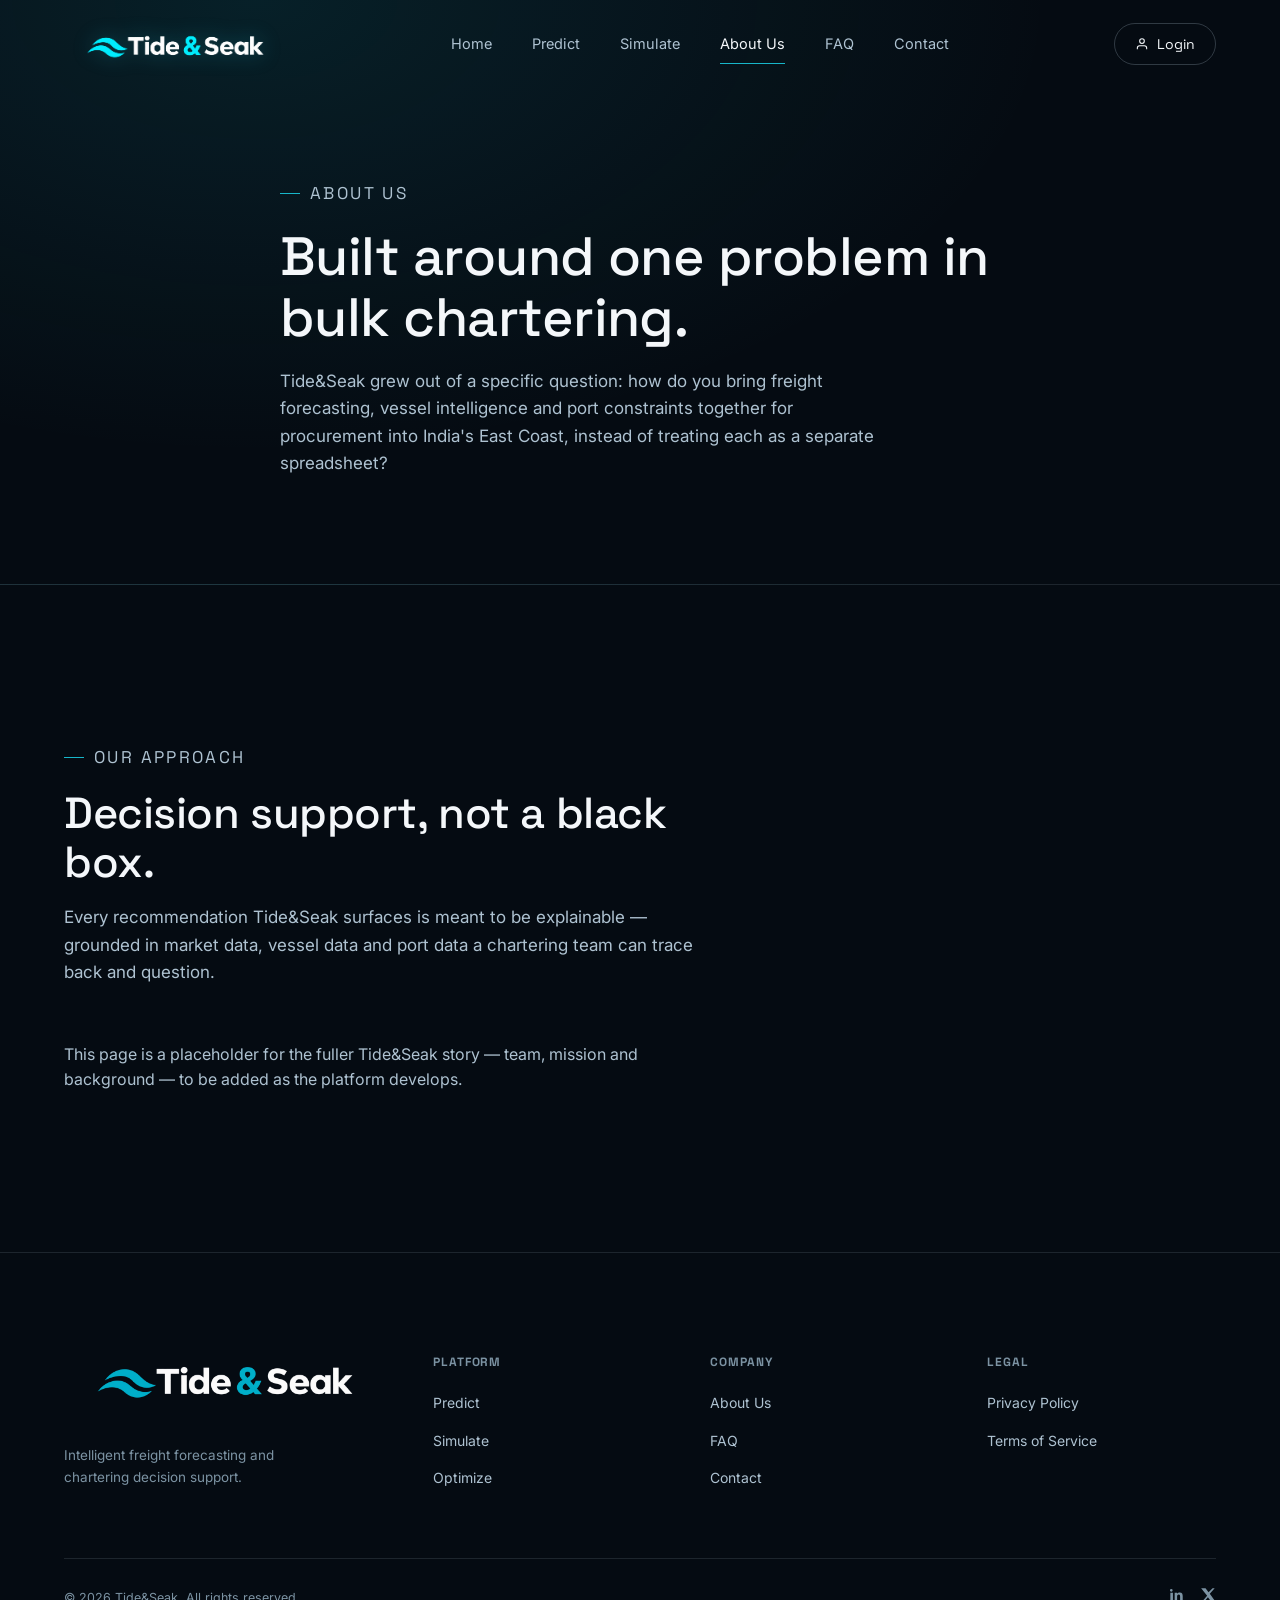
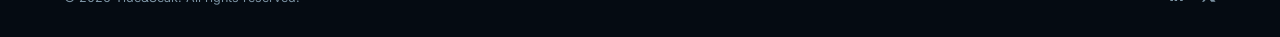
<file: about.html>
<!DOCTYPE html>
<html lang="en">
<head>
<meta charset="UTF-8">
<meta name="viewport" content="width=device-width, initial-scale=1.0">
<title>About Us — Tide&Seak</title>
<link rel="preconnect" href="https://fonts.googleapis.com">
<link rel="preconnect" href="https://fonts.gstatic.com" crossorigin>
<link href="https://fonts.googleapis.com/css2?family=Space+Grotesk:wght@500;600&family=Inter:wght@400;500;600&display=swap" rel="stylesheet">
<link rel="stylesheet" href="css/style.css">
</head>
<body data-page="about">

<header class="nav" id="siteNav">
  <div class="wrap nav-inner">
    <a href="index.html" class="nav-logo" aria-label="Tide&Seak home"><img src="assets/logo/thislogo.png" alt="Tide&Seak"></a>
    <nav class="nav-links" aria-label="Primary">
      <a href="index.html" data-page="home">Home</a>
      <a href="predict.html" data-page="predict">Predict</a>
      <a href="simulate.html" data-page="simulate">Simulate</a>
      <a href="about.html" data-page="about">About Us</a>
      <a href="faq.html" data-page="faq">FAQ</a>
      <a href="contact.html" data-page="contact">Contact</a>
    </nav>
    <div class="nav-cta">
      <a href="login.html" class="login-btn">
        <svg width="14" height="14" viewBox="0 0 24 24" fill="none" stroke="currentColor" stroke-width="1.8"><path d="M20 21v-2a4 4 0 0 0-4-4H8a4 4 0 0 0-4 4v2"/><circle cx="12" cy="7" r="4"/></svg>
        Login
      </a>
      <button class="nav-toggle" id="navToggle" aria-label="Open menu" aria-expanded="false"><span></span><span></span><span></span></button>
    </div>
  </div>
</header>

<div class="mobile-drawer" id="mobileDrawer">
  <ul>
    <li><a href="index.html" data-page="home">Home</a></li>
    <li><a href="predict.html" data-page="predict">Predict</a></li>
    <li><a href="simulate.html" data-page="simulate">Simulate</a></li>
    <li><a href="about.html" data-page="about">About Us</a></li>
    <li><a href="faq.html" data-page="faq">FAQ</a></li>
    <li><a href="contact.html" data-page="contact">Contact</a></li>
  </ul>
  <a href="login.html" class="btn btn-secondary mobile-login">Login</a>
</div>

<main>

  <section class="subpage-hero">
    <div class="wrap">
      <p class="eyebrow">About Us</p>
      <h1>Built around one problem in bulk chartering.</h1>
      <p>Tide&amp;Seak grew out of a specific question: how do you bring freight forecasting, vessel intelligence and port constraints together for procurement into India's East Coast, instead of treating each as a separate spreadsheet?</p>
    </div>
  </section>

  <section class="subpage-body">
    <div class="wrap">
      <div class="section-head reveal">
        <p class="eyebrow">Our Approach</p>
        <h2>Decision support, not a black box.</h2>
        <p>Every recommendation Tide&amp;Seak surfaces is meant to be explainable — grounded in market data, vessel data and port data a chartering team can trace back and question.</p>
      </div>
      <p class="reveal">This page is a placeholder for the fuller Tide&amp;Seak story — team, mission and background — to be added as the platform develops.</p>
    </div>
  </section>

</main>

<footer class="site-footer">
  <div class="wrap">
    <div class="footer-top">
      <div class="footer-brand">
        <img src="assets/logo/thislogo.png" alt="Tide&Seak">
        <p>Intelligent freight forecasting and chartering decision support.</p>
      </div>
      <div class="footer-col"><h6>Platform</h6><ul><li><a href="predict.html">Predict</a></li><li><a href="simulate.html">Simulate</a></li><li><a href="predict.html">Optimize</a></li></ul></div>
      <div class="footer-col"><h6>Company</h6><ul><li><a href="about.html">About Us</a></li><li><a href="faq.html">FAQ</a></li><li><a href="contact.html">Contact</a></li></ul></div>
      <div class="footer-col"><h6>Legal</h6><ul><li><a href="#">Privacy Policy</a></li><li><a href="#">Terms of Service</a></li></ul></div>
    </div>
    <div class="footer-bottom">
      <span>© 2026 Tide&amp;Seak. All rights reserved.</span>
      <div class="footer-social">
        <a href="#" aria-label="LinkedIn"><svg width="16" height="16" viewBox="0 0 24 24" fill="currentColor"><path d="M6.94 5a2 2 0 1 1-4 0 2 2 0 0 1 4 0zM3.5 8.5h3.9V21H3.5zM10 8.5h3.7v1.7h.05c.52-.98 1.78-2 3.67-2 3.93 0 4.65 2.5 4.65 5.76V21h-3.9v-6.3c0-1.5-.03-3.44-2.1-3.44-2.1 0-2.42 1.6-2.42 3.34V21H10z"/></svg></a>
        <a href="#" aria-label="X (Twitter)"><svg width="16" height="16" viewBox="0 0 24 24" fill="currentColor"><path d="M18.9 2H22l-7.3 8.3L23.3 22H16.9l-5-6.6L6 22H2.9l7.8-8.9L1.7 2h6.6l4.5 6z"/></svg></a>
      </div>
    </div>
  </div>
</footer>

<script src="js/main.js"></script>
</body>
</html>
</file>
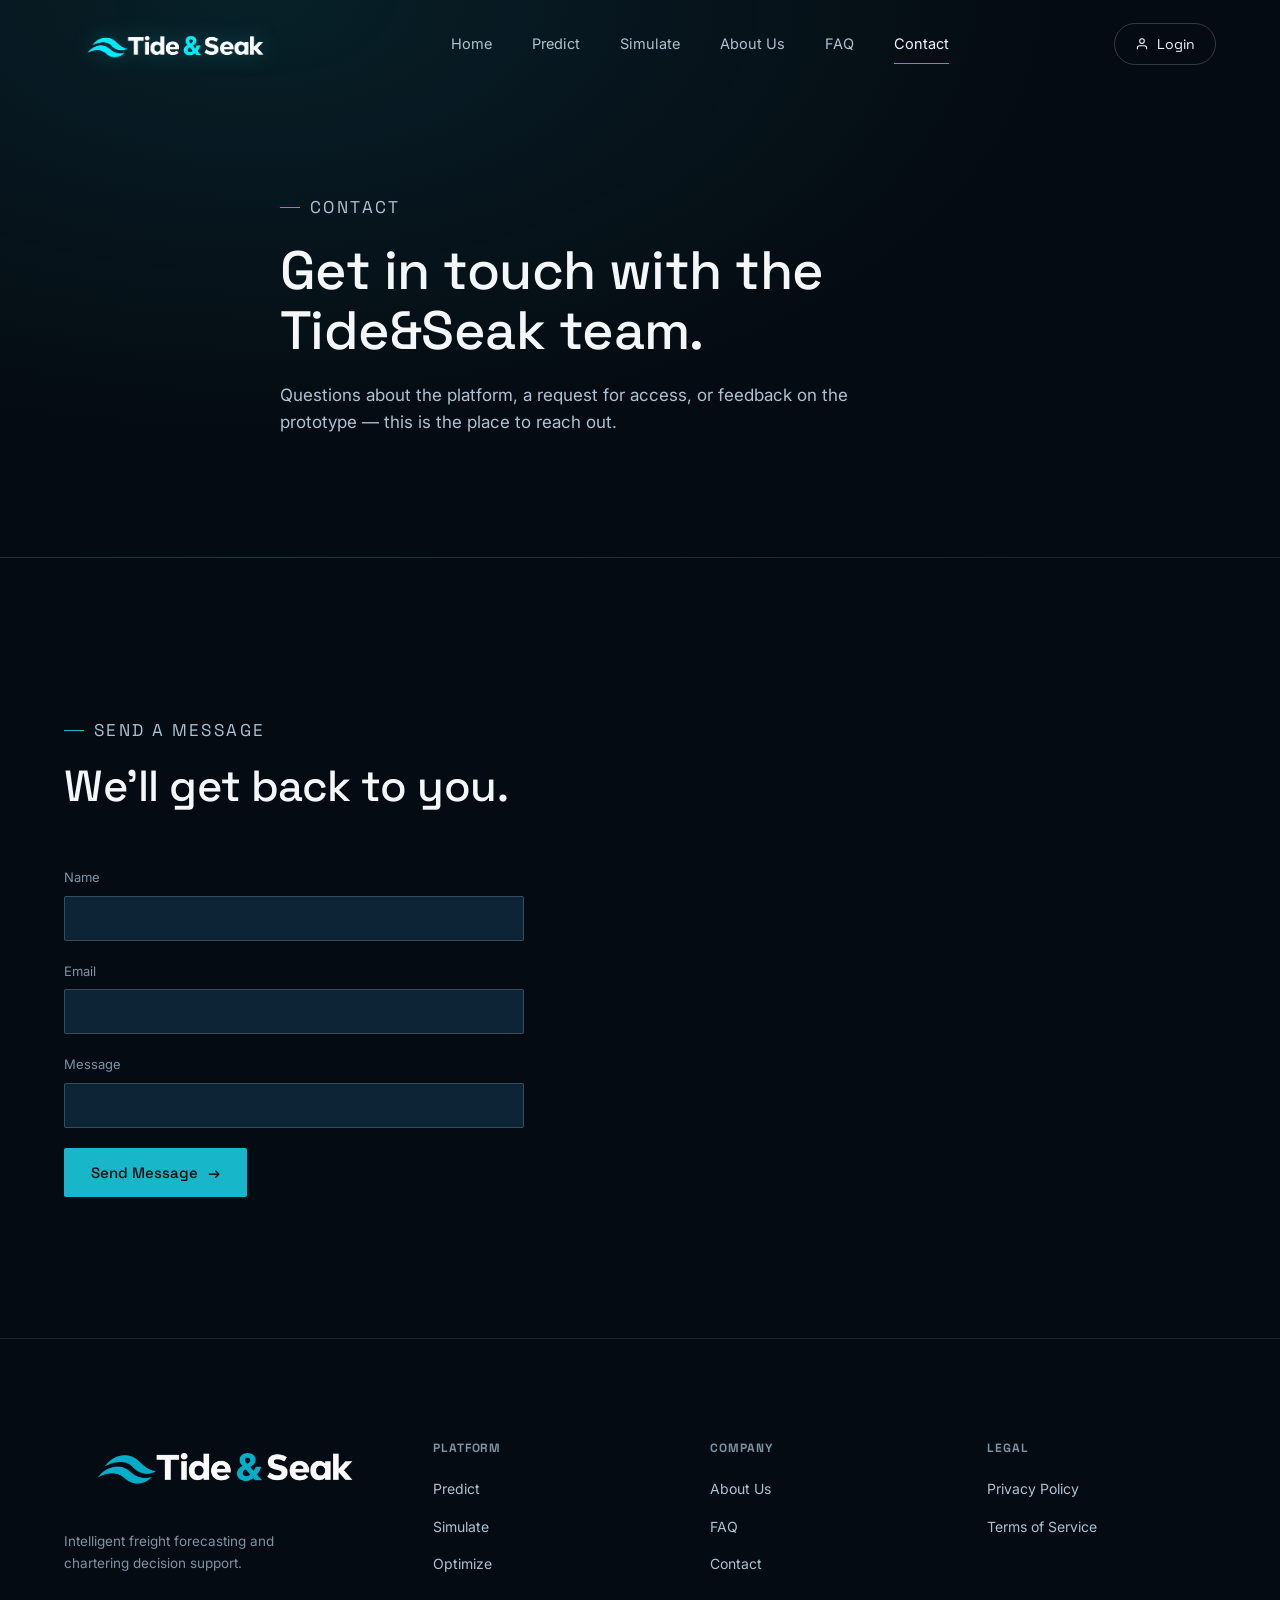
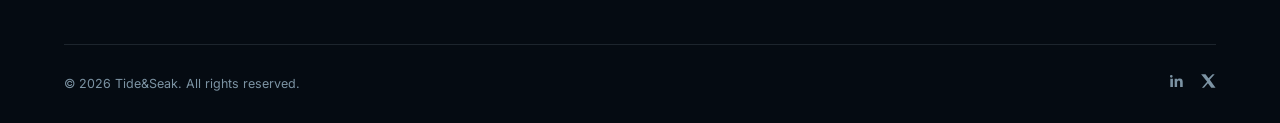
<file: contact.html>
<!DOCTYPE html>
<html lang="en">
<head>
<meta charset="UTF-8">
<meta name="viewport" content="width=device-width, initial-scale=1.0">
<title>Contact — Tide&Seak</title>
<link rel="preconnect" href="https://fonts.googleapis.com">
<link rel="preconnect" href="https://fonts.gstatic.com" crossorigin>
<link href="https://fonts.googleapis.com/css2?family=Space+Grotesk:wght@500;600&family=Inter:wght@400;500;600&display=swap" rel="stylesheet">
<link rel="stylesheet" href="css/style.css">
</head>
<body data-page="contact">

<header class="nav" id="siteNav">
  <div class="wrap nav-inner">
    <a href="index.html" class="nav-logo" aria-label="Tide&Seak home"><img src="assets/logo/thislogo.png" alt="Tide&Seak"></a>
    <nav class="nav-links" aria-label="Primary">
      <a href="index.html" data-page="home">Home</a>
      <a href="predict.html" data-page="predict">Predict</a>
      <a href="simulate.html" data-page="simulate">Simulate</a>
      <a href="about.html" data-page="about">About Us</a>
      <a href="faq.html" data-page="faq">FAQ</a>
      <a href="contact.html" data-page="contact">Contact</a>
    </nav>
    <div class="nav-cta">
      <a href="login.html" class="login-btn">
        <svg width="14" height="14" viewBox="0 0 24 24" fill="none" stroke="currentColor" stroke-width="1.8"><path d="M20 21v-2a4 4 0 0 0-4-4H8a4 4 0 0 0-4 4v2"/><circle cx="12" cy="7" r="4"/></svg>
        Login
      </a>
      <button class="nav-toggle" id="navToggle" aria-label="Open menu" aria-expanded="false"><span></span><span></span><span></span></button>
    </div>
  </div>
</header>

<div class="mobile-drawer" id="mobileDrawer">
  <ul>
    <li><a href="index.html" data-page="home">Home</a></li>
    <li><a href="predict.html" data-page="predict">Predict</a></li>
    <li><a href="simulate.html" data-page="simulate">Simulate</a></li>
    <li><a href="about.html" data-page="about">About Us</a></li>
    <li><a href="faq.html" data-page="faq">FAQ</a></li>
    <li><a href="contact.html" data-page="contact">Contact</a></li>
  </ul>
  <a href="login.html" class="btn btn-secondary mobile-login">Login</a>
</div>

<main>

  <section class="subpage-hero">
    <div class="wrap">
      <p class="eyebrow">Contact</p>
      <h1>Get in touch with the Tide&amp;Seak team.</h1>
      <p>Questions about the platform, a request for access, or feedback on the prototype — this is the place to reach out.</p>
    </div>
  </section>

  <section class="subpage-body">
    <div class="wrap">
      <div class="section-head reveal">
        <p class="eyebrow">Send a Message</p>
        <h2>We'll get back to you.</h2>
      </div>
      <form class="field-group reveal" onsubmit="event.preventDefault();">
        <div>
          <label for="c-name">Name</label>
          <input type="text" id="c-name" name="name" autocomplete="name" required>
        </div>
        <div>
          <label for="c-email">Email</label>
          <input type="email" id="c-email" name="email" autocomplete="email" required>
        </div>
        <div>
          <label for="c-message">Message</label>
          <input type="text" id="c-message" name="message" required>
        </div>
        <button type="submit" class="btn btn-primary" style="align-self:flex-start;">Send Message <span class="arrow">→</span></button>
      </form>
    </div>
  </section>

</main>

<footer class="site-footer">
  <div class="wrap">
    <div class="footer-top">
      <div class="footer-brand">
        <img src="assets/logo/thislogo.png" alt="Tide&Seak">
        <p>Intelligent freight forecasting and chartering decision support.</p>
      </div>
      <div class="footer-col"><h6>Platform</h6><ul><li><a href="predict.html">Predict</a></li><li><a href="simulate.html">Simulate</a></li><li><a href="predict.html">Optimize</a></li></ul></div>
      <div class="footer-col"><h6>Company</h6><ul><li><a href="about.html">About Us</a></li><li><a href="faq.html">FAQ</a></li><li><a href="contact.html">Contact</a></li></ul></div>
      <div class="footer-col"><h6>Legal</h6><ul><li><a href="#">Privacy Policy</a></li><li><a href="#">Terms of Service</a></li></ul></div>
    </div>
    <div class="footer-bottom">
      <span>© 2026 Tide&amp;Seak. All rights reserved.</span>
      <div class="footer-social">
        <a href="#" aria-label="LinkedIn"><svg width="16" height="16" viewBox="0 0 24 24" fill="currentColor"><path d="M6.94 5a2 2 0 1 1-4 0 2 2 0 0 1 4 0zM3.5 8.5h3.9V21H3.5zM10 8.5h3.7v1.7h.05c.52-.98 1.78-2 3.67-2 3.93 0 4.65 2.5 4.65 5.76V21h-3.9v-6.3c0-1.5-.03-3.44-2.1-3.44-2.1 0-2.42 1.6-2.42 3.34V21H10z"/></svg></a>
        <a href="#" aria-label="X (Twitter)"><svg width="16" height="16" viewBox="0 0 24 24" fill="currentColor"><path d="M18.9 2H22l-7.3 8.3L23.3 22H16.9l-5-6.6L6 22H2.9l7.8-8.9L1.7 2h6.6l4.5 6z"/></svg></a>
      </div>
    </div>
  </div>
</footer>

<script src="js/main.js"></script>
</body>
</html>
</file>
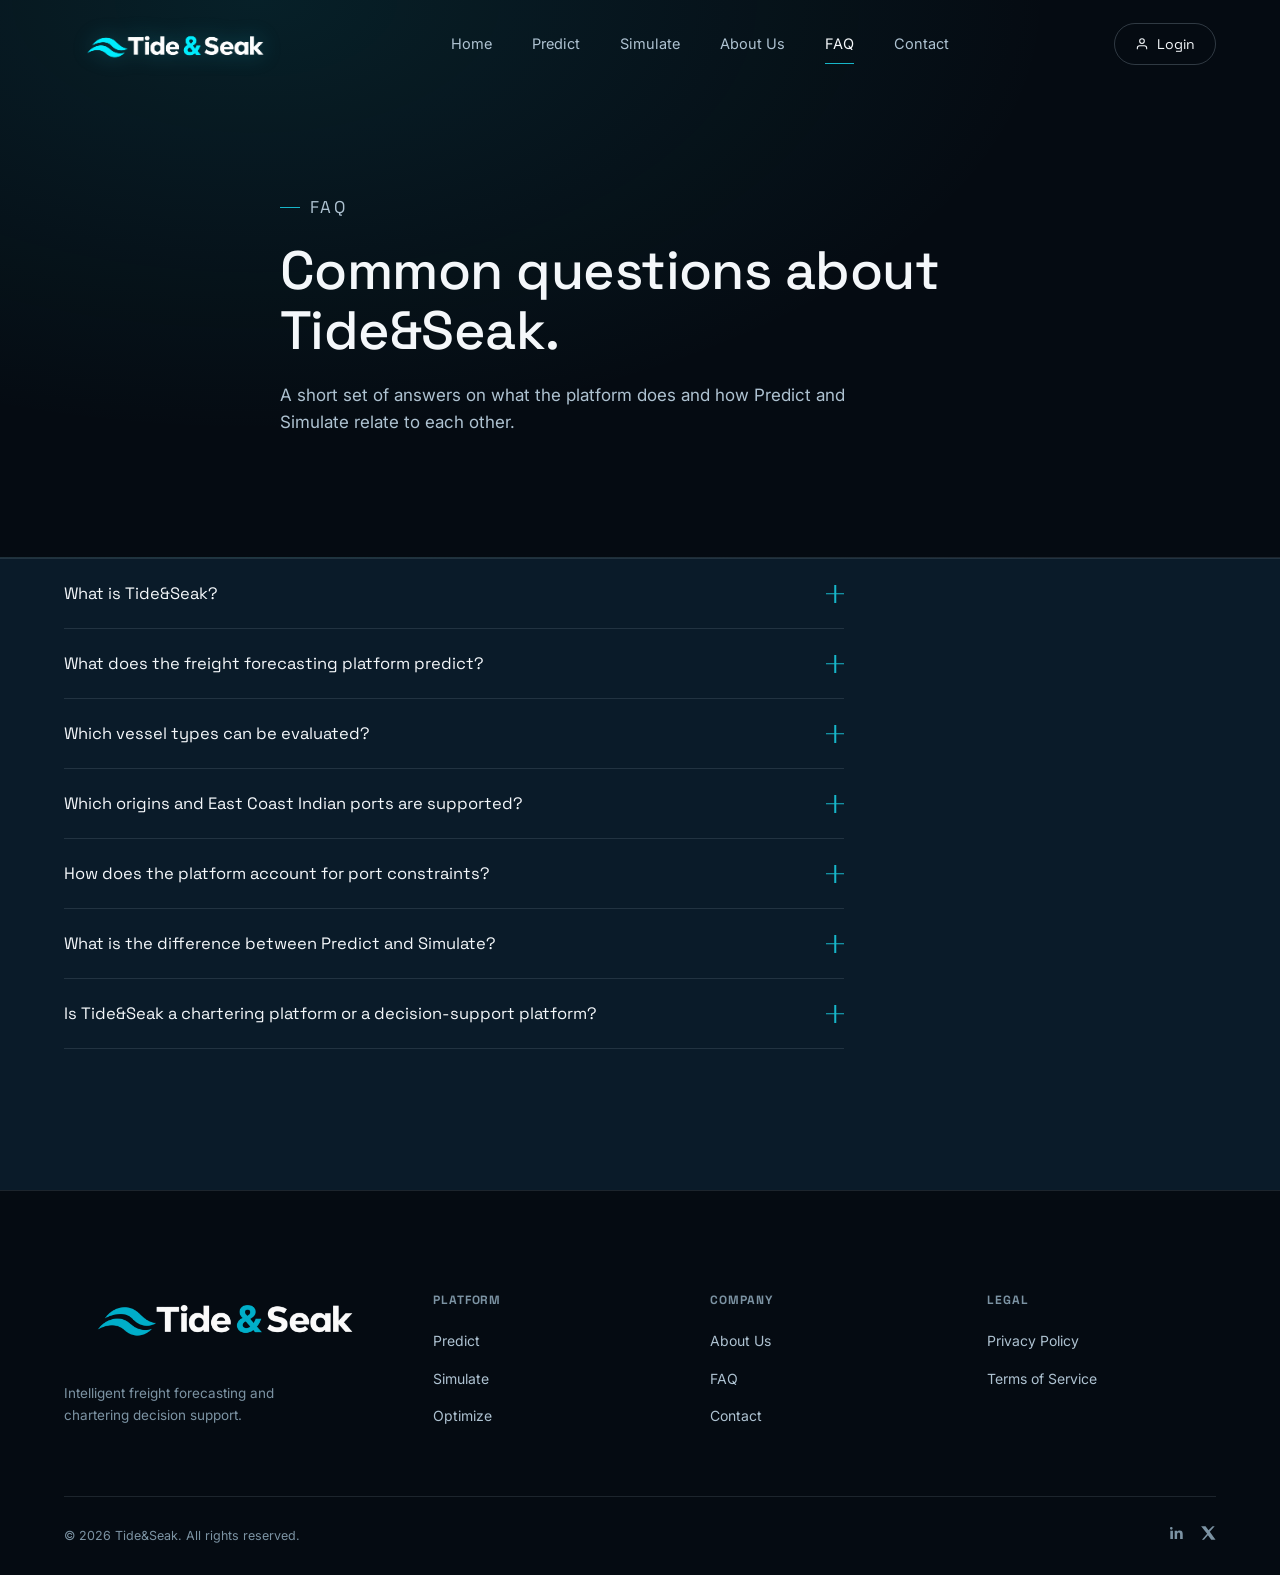
<file: faq.html>
<!DOCTYPE html>
<html lang="en">
<head>
<meta charset="UTF-8">
<meta name="viewport" content="width=device-width, initial-scale=1.0">
<title>FAQ — Tide&Seak</title>
<link rel="preconnect" href="https://fonts.googleapis.com">
<link rel="preconnect" href="https://fonts.gstatic.com" crossorigin>
<link href="https://fonts.googleapis.com/css2?family=Space+Grotesk:wght@500;600&family=Inter:wght@400;500;600&display=swap" rel="stylesheet">
<link rel="stylesheet" href="css/style.css">
</head>
<body data-page="faq">

<header class="nav" id="siteNav">
  <div class="wrap nav-inner">
    <a href="index.html" class="nav-logo" aria-label="Tide&Seak home"><img src="assets/logo/thislogo.png" alt="Tide&Seak"></a>
    <nav class="nav-links" aria-label="Primary">
      <a href="index.html" data-page="home">Home</a>
      <a href="predict.html" data-page="predict">Predict</a>
      <a href="simulate.html" data-page="simulate">Simulate</a>
      <a href="about.html" data-page="about">About Us</a>
      <a href="faq.html" data-page="faq">FAQ</a>
      <a href="contact.html" data-page="contact">Contact</a>
    </nav>
    <div class="nav-cta">
      <a href="login.html" class="login-btn">
        <svg width="14" height="14" viewBox="0 0 24 24" fill="none" stroke="currentColor" stroke-width="1.8"><path d="M20 21v-2a4 4 0 0 0-4-4H8a4 4 0 0 0-4 4v2"/><circle cx="12" cy="7" r="4"/></svg>
        Login
      </a>
      <button class="nav-toggle" id="navToggle" aria-label="Open menu" aria-expanded="false"><span></span><span></span><span></span></button>
    </div>
  </div>
</header>

<div class="mobile-drawer" id="mobileDrawer">
  <ul>
    <li><a href="index.html" data-page="home">Home</a></li>
    <li><a href="predict.html" data-page="predict">Predict</a></li>
    <li><a href="simulate.html" data-page="simulate">Simulate</a></li>
    <li><a href="about.html" data-page="about">About Us</a></li>
    <li><a href="faq.html" data-page="faq">FAQ</a></li>
    <li><a href="contact.html" data-page="contact">Contact</a></li>
  </ul>
  <a href="login.html" class="btn btn-secondary mobile-login">Login</a>
</div>

<main>

  <section class="subpage-hero">
    <div class="wrap">
      <p class="eyebrow">FAQ</p>
      <h1>Common questions about Tide&amp;Seak.</h1>
      <p>A short set of answers on what the platform does and how Predict and Simulate relate to each other.</p>
    </div>
  </section>

  <section class="faq" style="padding-top:0;">
    <div class="wrap">
      <div class="faq-list">
        <div class="faq-item reveal">
          <button class="faq-question" aria-expanded="false">What is Tide&amp;Seak?<span class="faq-icon"></span></button>
          <div class="faq-answer"><div class="faq-answer-inner">Tide&amp;Seak is a freight intelligence and chartering decision-support platform for bulk cargo procurement, focused on voyages into India's East Coast.</div></div>
        </div>
        <div class="faq-item reveal">
          <button class="faq-question" aria-expanded="false">What does the freight forecasting platform predict?<span class="faq-icon"></span></button>
          <div class="faq-answer"><div class="faq-answer-inner">Predict is built to forecast freight rate movement across vessel classes, routes and time horizons, helping teams anticipate market direction before fixing a vessel.</div></div>
        </div>
        <div class="faq-item reveal">
          <button class="faq-question" aria-expanded="false">Which vessel types can be evaluated?<span class="faq-icon"></span></button>
          <div class="faq-answer"><div class="faq-answer-inner">The platform is designed around common bulk vessel classes such as Supramax, Panamax and Capesize, evaluated against cargo and port requirements.</div></div>
        </div>
        <div class="faq-item reveal">
          <button class="faq-question" aria-expanded="false">Which origins and East Coast Indian ports are supported?<span class="faq-icon"></span></button>
          <div class="faq-answer"><div class="faq-answer-inner">The current focus spans origins including Australia, the United States, Mozambique, Indonesia and Russia, into East Coast Indian ports such as Paradip, Visakhapatnam, Gangavaram, Gopalpur, Dhamra, Haldia and Sagar-Sandheads.</div></div>
        </div>
        <div class="faq-item reveal">
          <button class="faq-question" aria-expanded="false">How does the platform account for port constraints?<span class="faq-icon"></span></button>
          <div class="faq-answer"><div class="faq-answer-inner">Port intelligence factors such as draft, LOA, beam and handling capacity are considered alongside market and vessel data to assess practical vessel-to-port fit.</div></div>
        </div>
        <div class="faq-item reveal">
          <button class="faq-question" aria-expanded="false">What is the difference between Predict and Simulate?<span class="faq-icon"></span></button>
          <div class="faq-answer"><div class="faq-answer-inner">Predict forecasts where freight rates are heading. Simulate lets you test specific chartering strategies — such as charter-now versus charter-later — against those conditions.</div></div>
        </div>
        <div class="faq-item reveal">
          <button class="faq-question" aria-expanded="false">Is Tide&amp;Seak a chartering platform or a decision-support platform?<span class="faq-icon"></span></button>
          <div class="faq-answer"><div class="faq-answer-inner">Tide&amp;Seak is a decision-support platform. It informs chartering and procurement decisions rather than executing fixtures directly.</div></div>
        </div>
      </div>
    </div>
  </section>

</main>

<footer class="site-footer">
  <div class="wrap">
    <div class="footer-top">
      <div class="footer-brand">
        <img src="assets/logo/thislogo.png" alt="Tide&Seak">
        <p>Intelligent freight forecasting and chartering decision support.</p>
      </div>
      <div class="footer-col"><h6>Platform</h6><ul><li><a href="predict.html">Predict</a></li><li><a href="simulate.html">Simulate</a></li><li><a href="predict.html">Optimize</a></li></ul></div>
      <div class="footer-col"><h6>Company</h6><ul><li><a href="about.html">About Us</a></li><li><a href="faq.html">FAQ</a></li><li><a href="contact.html">Contact</a></li></ul></div>
      <div class="footer-col"><h6>Legal</h6><ul><li><a href="#">Privacy Policy</a></li><li><a href="#">Terms of Service</a></li></ul></div>
    </div>
    <div class="footer-bottom">
      <span>© 2026 Tide&amp;Seak. All rights reserved.</span>
      <div class="footer-social">
        <a href="#" aria-label="LinkedIn"><svg width="16" height="16" viewBox="0 0 24 24" fill="currentColor"><path d="M6.94 5a2 2 0 1 1-4 0 2 2 0 0 1 4 0zM3.5 8.5h3.9V21H3.5zM10 8.5h3.7v1.7h.05c.52-.98 1.78-2 3.67-2 3.93 0 4.65 2.5 4.65 5.76V21h-3.9v-6.3c0-1.5-.03-3.44-2.1-3.44-2.1 0-2.42 1.6-2.42 3.34V21H10z"/></svg></a>
        <a href="#" aria-label="X (Twitter)"><svg width="16" height="16" viewBox="0 0 24 24" fill="currentColor"><path d="M18.9 2H22l-7.3 8.3L23.3 22H16.9l-5-6.6L6 22H2.9l7.8-8.9L1.7 2h6.6l4.5 6z"/></svg></a>
      </div>
    </div>
  </div>
</footer>

<script src="js/main.js"></script>
</body>
</html>
</file>
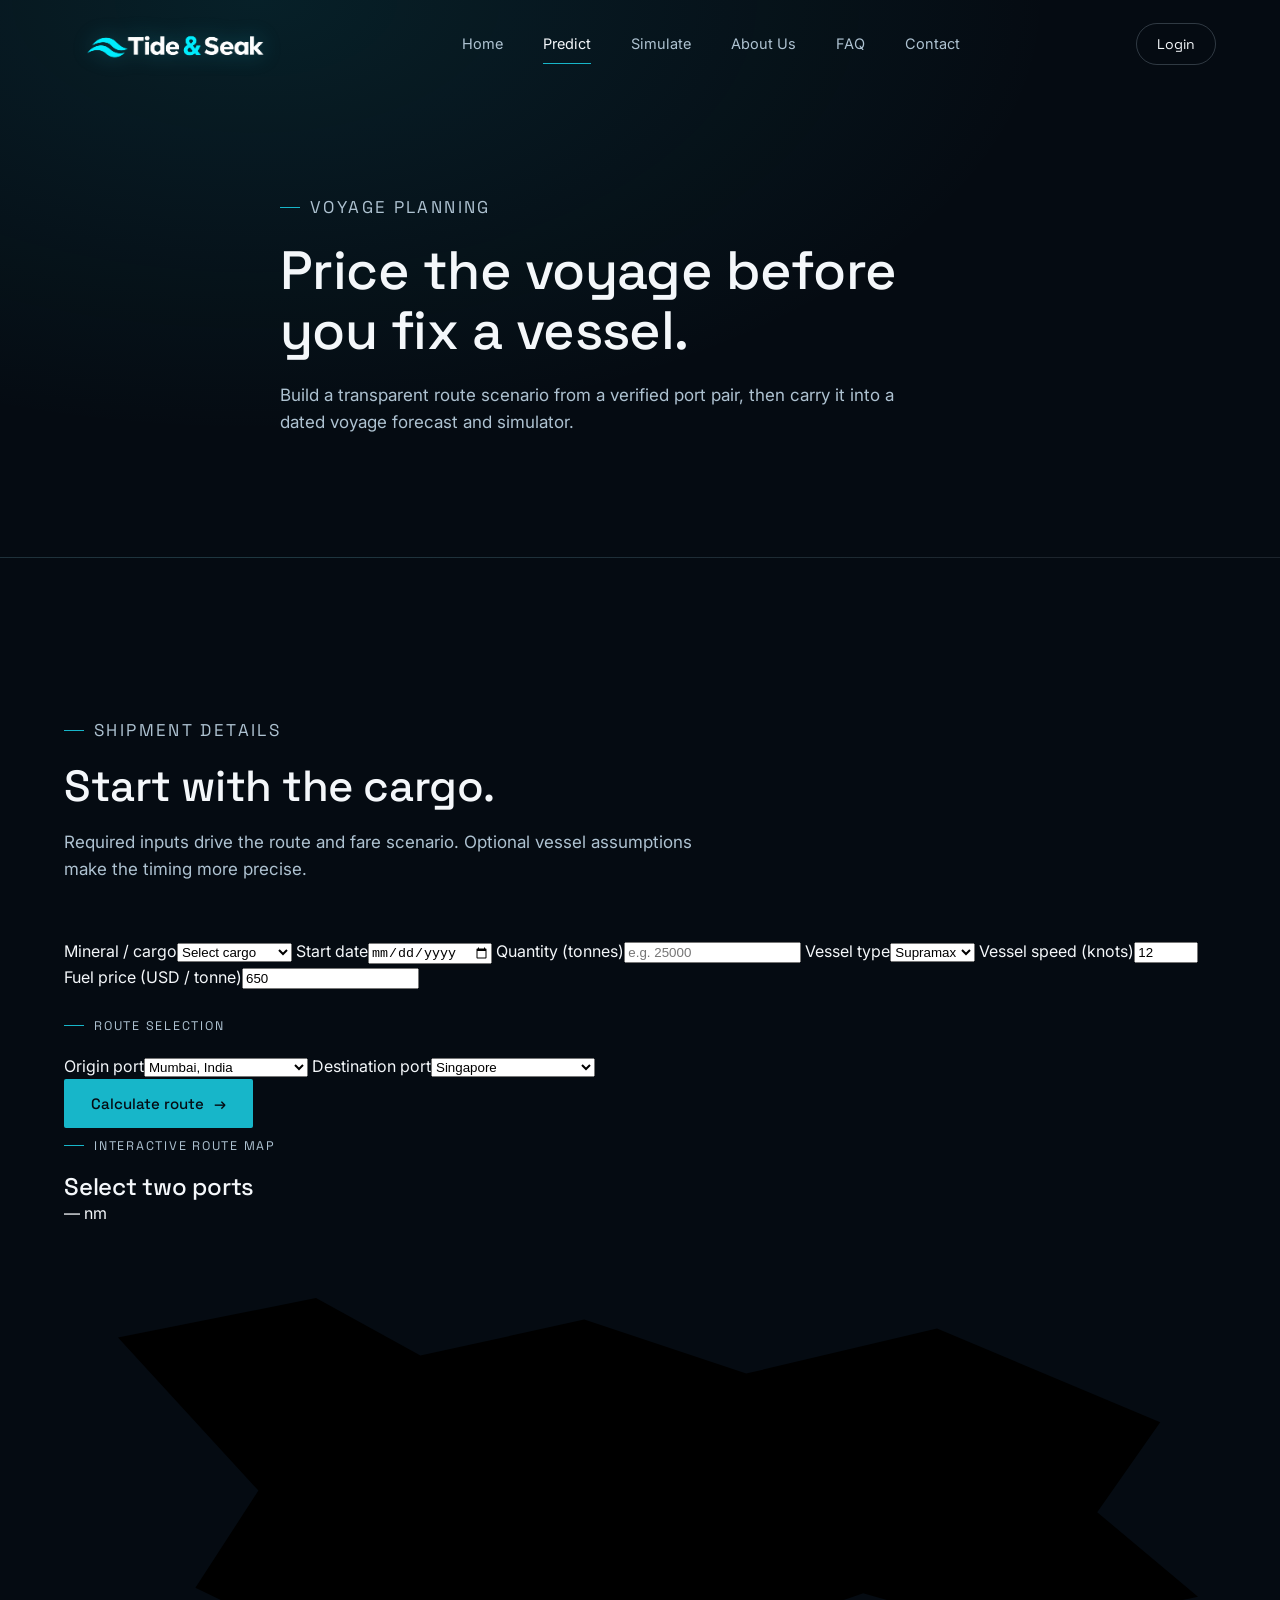
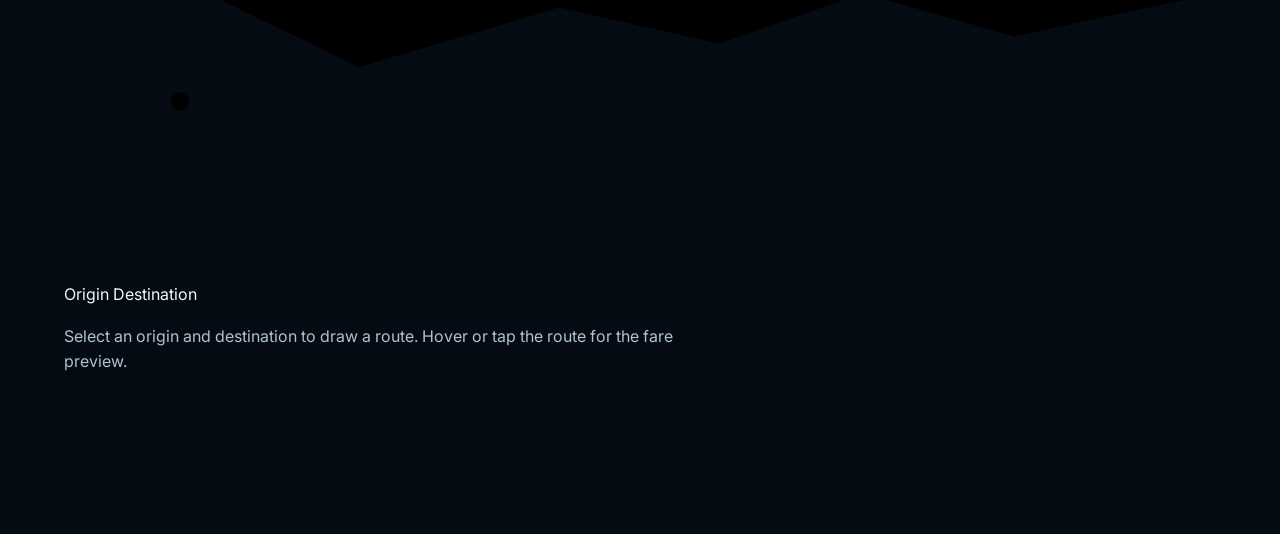
<file: predict.html>
<!DOCTYPE html>
<html lang="en">
<head>
<meta charset="UTF-8">
<meta name="viewport" content="width=device-width, initial-scale=1.0">
<title>Predict — Tide&Seak</title>
<link rel="preconnect" href="https://fonts.googleapis.com">
<link rel="preconnect" href="https://fonts.gstatic.com" crossorigin>
<link href="https://fonts.googleapis.com/css2?family=Space+Grotesk:wght@500;600&family=Inter:wght@400;500;600&display=swap" rel="stylesheet">
<link rel="stylesheet" href="css/style.css">
</head>
<body data-page="predict">
<header class="nav"><div class="wrap nav-inner">
  <a href="index.html" class="nav-logo"><img src="assets/logo/thislogo.png" alt="Tide&Seak"></a>
  <nav class="nav-links" aria-label="Primary"><a href="index.html">Home</a><a class="active" href="predict.html">Predict</a><a href="simulate.html">Simulate</a><a href="about.html">About Us</a><a href="faq.html">FAQ</a><a href="contact.html">Contact</a></nav>
  <a href="login.html" class="login-btn">Login</a>
</div></header>
<main>
  <section class="subpage-hero voyage-hero"><div class="wrap">
    <p class="eyebrow">Voyage planning</p><h1>Price the voyage before you fix a vessel.</h1>
    <p>Build a transparent route scenario from a verified port pair, then carry it into a dated voyage forecast and simulator.</p>
  </div></section>
  <section class="subpage-body"><div class="wrap">
    <div class="voyage-layout">
      <form id="voyageForm" class="voyage-form" novalidate>
        <div class="section-head"><p class="eyebrow">Shipment details</p><h2>Start with the cargo.</h2><p>Required inputs drive the route and fare scenario. Optional vessel assumptions make the timing more precise.</p></div>
        <div class="form-grid">
          <label>Mineral / cargo<select id="cargo" required><option value="">Select cargo</option><option>Iron ore</option><option>Coal</option><option>Bauxite</option><option>Limestone</option><option>Manganese ore</option></select></label>
          <label>Start date<input id="startDate" type="date" required></label>
          <label>Quantity (tonnes)<input id="quantity" type="number" min="1" step="1" placeholder="e.g. 25000" required></label>
          <label>Vessel type<select id="vesselType"><option>Supramax</option><option>Handysize</option><option>Panamax</option></select></label>
          <label>Vessel speed (knots)<input id="speed" type="number" min="1" max="30" step="0.5" value="12"></label>
          <label>Fuel price (USD / tonne)<input id="fuelPrice" type="number" min="1" step="1" value="650"></label>
        </div>
        <p id="formError" class="form-error" role="alert"></p>
        <div class="route-selection"><p class="eyebrow">Route selection</p><div class="form-grid">
          <label>Origin port<select id="origin" required></select></label>
          <label>Destination port<select id="destination" required></select></label>
        </div></div>
        <button class="btn btn-primary" type="submit">Calculate route <span class="arrow">→</span></button>
      </form>
      <div class="route-panel">
        <div class="route-panel-head"><div><p class="eyebrow">Interactive route map</p><h2 id="routeTitle">Select two ports</h2></div><span id="routeDistance" class="route-distance">— nm</span></div>
        <div class="route-map" id="routeMap" tabindex="0" aria-label="Interactive route map">
          <svg viewBox="0 0 640 360" role="img" aria-label="Schematic maritime route map"><path class="map-shape" d="M30 62l110-22 58 32 91-20 90 30 106-25 124 52-35 50 56 47-102 22-84-24-80 28-89-20-111 33-91-44 35-54z"></path><path id="routePath" class="route-path" d="" tabindex="0"></path><g id="portNodes"></g></svg>
          <div class="map-legend"><span><i class="legend-dot origin-dot"></i> Origin</span><span><i class="legend-dot destination-dot"></i> Destination</span></div>
          <div id="routeTooltip" class="route-tooltip" role="dialog" aria-live="polite"></div>
        </div>
        <p id="routeHint" class="route-hint">Select an origin and destination to draw a route. Hover or tap the route for the fare preview.</p>
      </div>
    </div>
  </div></section>
</main>
<script src="js/main.js"></script><script src="js/voyage.js"></script>
<script>
(function () {
  var form = document.getElementById('voyageForm'), origin = document.getElementById('origin'), destination = document.getElementById('destination');
  var nodes = document.getElementById('portNodes'), path = document.getElementById('routePath'), tooltip = document.getElementById('routeTooltip'), scenario = null;
  TideVoyage.ports.forEach(function (port) {
  origin.appendChild(new Option(port.name, port.id));
  destination.appendChild(new Option(port.name, port.id));
  });
  destination.value = 'singapore';
  function project(port) { return { x: 60 + (port.lon - 30) * 4.35, y: 280 - (port.lat + 35) * 3.1 }; }
  function drawPorts() {
    nodes.innerHTML = '';
    TideVoyage.ports.forEach(function (port) {
      var point = project(port), circle = document.createElementNS('http://www.w3.org/2000/svg', 'circle');
      circle.setAttribute('cx', point.x); circle.setAttribute('cy', point.y); circle.setAttribute('r', port.id === origin.value || port.id === destination.value ? '8' : '5');
      circle.setAttribute('class', 'port-node ' + (port.id === origin.value ? 'is-origin' : port.id === destination.value ? 'is-destination' : ''));
      circle.setAttribute('tabindex', '0'); circle.setAttribute('aria-label', port.name);
      circle.addEventListener('click', function () { if (!origin.value || (origin.value && destination.value)) { origin.value = port.id; } else { destination.value = port.id; } updateRoute(); });
      nodes.appendChild(circle);
    });
  }
  function showTooltip(event) {
    if (!scenario) return;
    tooltip.innerHTML = '<strong>' + scenario.origin + ' → ' + scenario.destination + '</strong><span>' + scenario.cargo + ' · ' + scenario.quantity.toLocaleString() + ' tonnes</span><span>' + Math.round(scenario.distance).toLocaleString() + ' nm · $' + scenario.fare.toFixed(2) + ' / tonne</span><strong>Estimated freight $' + TideVoyage.formatMoney(scenario.totalFreight) + '</strong><button type="button" id="viewForecast">View Voyage Forecast →</button>';
    var rect = document.getElementById('routeMap').getBoundingClientRect(); tooltip.style.left = Math.min(Math.max(event.clientX - rect.left + 12, 8), rect.width - 260) + 'px'; tooltip.style.top = Math.max(event.clientY - rect.top - 90, 8) + 'px'; tooltip.classList.add('is-visible');
    document.getElementById('viewForecast').onclick = openForecast;
  }
  function openForecast() { TideVoyage.saveScenario(scenario); window.location.href = 'voyage-forecast.html'; }
  function updateRoute() {
    drawPorts(); var a = TideVoyage.getPort(origin.value), b = TideVoyage.getPort(destination.value);
    if (!a || !b || a.id === b.id) { path.setAttribute('d', ''); document.getElementById('routeTitle').textContent = 'Select two ports'; document.getElementById('routeDistance').textContent = '— nm'; scenario = null; return; }
    var p1 = project(a), p2 = project(b), midX = (p1.x + p2.x) / 2, midY = Math.min(p1.y, p2.y) - 55;
    path.setAttribute('d', 'M ' + p1.x + ' ' + p1.y + ' Q ' + midX + ' ' + midY + ' ' + p2.x + ' ' + p2.y); path.classList.add('is-visible');
    scenario = TideVoyage.buildScenario({ origin: a.id, destination: b.id, cargo: document.getElementById('cargo').value || 'Iron ore', quantity: Number(document.getElementById('quantity').value) || 25000, startDate: document.getElementById('startDate').value || new Date().toISOString().slice(0,10), vesselType: document.getElementById('vesselType').value, speed: document.getElementById('speed').value, fuelPrice: document.getElementById('fuelPrice').value });
    document.getElementById('routeTitle').textContent = a.name + ' → ' + b.name; document.getElementById('routeDistance').textContent = Math.round(scenario.distance).toLocaleString() + ' nm';
  }
  form.addEventListener('input', updateRoute); origin.addEventListener('change', updateRoute); destination.addEventListener('change', updateRoute);
  path.addEventListener('mousemove', showTooltip); path.addEventListener('mouseenter', showTooltip); path.addEventListener('mouseleave', function () { tooltip.classList.remove('is-visible'); }); path.addEventListener('click', openForecast); path.addEventListener('touchstart', function (event) { showTooltip(event.touches[0]); }, { passive: true });
  form.addEventListener('submit', function (event) { event.preventDefault(); var missing = ['cargo', 'startDate', 'quantity'].some(function (id) { return !document.getElementById(id).value; }); var a = TideVoyage.getPort(origin.value), b = TideVoyage.getPort(destination.value); if (missing || !a || !b || a.id === b.id) { document.getElementById('formError').textContent = 'Complete the cargo, date, quantity, and two different ports.'; return; } document.getElementById('formError').textContent = ''; updateRoute(); document.getElementById('routeMap').scrollIntoView({ behavior: 'smooth', block: 'center' }); });
  drawPorts();
}());
</script>
</body>
</html>
</file>
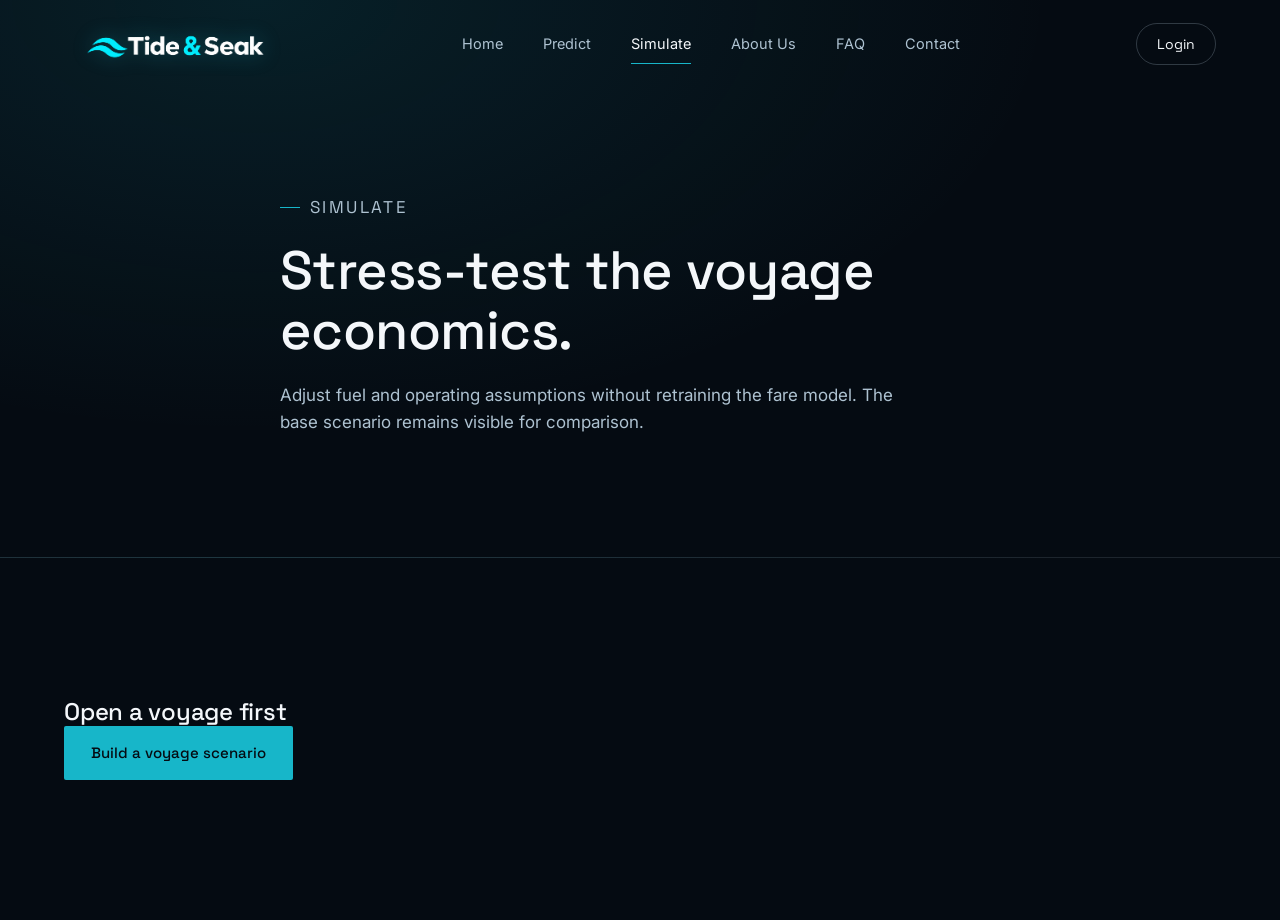
<file: simulate.html>
<!DOCTYPE html>
<html lang="en">
<head><meta charset="UTF-8"><meta name="viewport" content="width=device-width, initial-scale=1.0"><title>Simulate — Tide&Seak</title><link rel="preconnect" href="https://fonts.googleapis.com"><link rel="preconnect" href="https://fonts.gstatic.com" crossorigin><link href="https://fonts.googleapis.com/css2?family=Space+Grotesk:wght@500;600&family=Inter:wght@400;500;600&display=swap" rel="stylesheet"><link rel="stylesheet" href="css/style.css"></head>
<body data-page="simulate"><header class="nav"><div class="wrap nav-inner"><a href="index.html" class="nav-logo"><img src="assets/logo/thislogo.png" alt="Tide&Seak"></a><nav class="nav-links" aria-label="Primary"><a href="index.html">Home</a><a href="predict.html">Predict</a><a class="active" href="simulate.html">Simulate</a><a href="about.html">About Us</a><a href="faq.html">FAQ</a><a href="contact.html">Contact</a></nav><a href="login.html" class="login-btn">Login</a></div></header>
<main><section class="subpage-hero voyage-hero"><div class="wrap"><p class="eyebrow">Simulate</p><h1>Stress-test the voyage economics.</h1><p>Adjust fuel and operating assumptions without retraining the fare model. The base scenario remains visible for comparison.</p></div></section><section class="subpage-body"><div class="wrap"><div id="simulatorEmpty" class="empty-state" hidden><h2>Open a voyage first</h2><a class="btn btn-primary" href="predict.html">Build a voyage scenario</a></div><div id="simulatorContent" class="simulator-layout"><section class="panel"><p class="eyebrow">Selected voyage</p><h2 id="simRoute"></h2><p id="simMeta"></p><div class="sim-controls"><label>Fuel price <output id="fuelOutput"></output><input id="simFuel" type="range" min="300" max="1200" step="10"></label><label>Operating cost / day <output id="operatingOutput"></output><input id="simOperating" type="range" min="2500" max="12000" step="100" value="5000"></label><label>Vessel speed (knots) <output id="speedOutput"></output><input id="simSpeed" type="range" min="8" max="18" step="0.5"></label></div><button id="resetSimulator" class="btn btn-secondary" type="button">Reset to base values</button></section><section class="panel simulator-result"><p class="eyebrow">Scenario output</p><span>Scenario fare</span><strong id="scenarioFare"></strong><small id="fareDifference"></small><dl><div><dt>Voyage duration</dt><dd id="simDuration"></dd></div><div><dt>Fuel cost</dt><dd id="fuelCost"></dd></div><div><dt>Total operating cost</dt><dd id="operatingCost"></dd></div></dl><a href="voyage-forecast.html" class="btn btn-primary">Back to Forecast →</a></section></div></div></section></main>
<script src="js/main.js"></script><script src="js/voyage.js"></script><script>
(function () {
  var base = TideVoyage.loadScenario(); if (!base) { document.getElementById('simulatorEmpty').hidden = false; document.getElementById('simulatorContent').hidden = true; return; }
  var fuel = document.getElementById('simFuel'), operating = document.getElementById('simOperating'), speed = document.getElementById('simSpeed');
  fuel.value = base.fuelPrice; speed.value = base.speed; document.getElementById('simRoute').textContent = base.origin + ' → ' + base.destination; document.getElementById('simMeta').textContent = base.cargo + ' · ' + base.quantity.toLocaleString() + ' tonnes · ' + Math.round(base.distance).toLocaleString() + ' nm';
  function update() { var fuelPrice = Number(fuel.value), op = Number(operating.value), knots = Number(speed.value), days = base.distance / knots / 24, fuelCost = days * 24 * 5 * fuelPrice, fare = base.fare + (fuelPrice - base.fuelPrice) * base.quantity / Math.max(base.quantity, 10000) * 0.03 + (op - 5000) * days / Math.max(base.quantity, 10000); document.getElementById('fuelOutput').textContent = '$' + fuelPrice + ' / t'; document.getElementById('operatingOutput').textContent = '$' + op.toLocaleString() + ' / day'; document.getElementById('speedOutput').textContent = knots + ' knots'; document.getElementById('scenarioFare').textContent = '$' + fare.toFixed(2) + ' / tonne'; document.getElementById('fareDifference').textContent = (fare - base.fare >= 0 ? '+' : '') + (fare - base.fare).toFixed(2) + ' vs base fare'; document.getElementById('simDuration').textContent = days.toFixed(1) + ' days'; document.getElementById('fuelCost').textContent = '$' + TideVoyage.formatMoney(fuelCost); document.getElementById('operatingCost').textContent = '$' + TideVoyage.formatMoney(op * days); }
  [fuel, operating, speed].forEach(function (input) { input.addEventListener('input', update); }); document.getElementById('resetSimulator').onclick = function () { fuel.value = base.fuelPrice; operating.value = 5000; speed.value = base.speed; update(); }; update();
}());
</script></body></html>
</file>
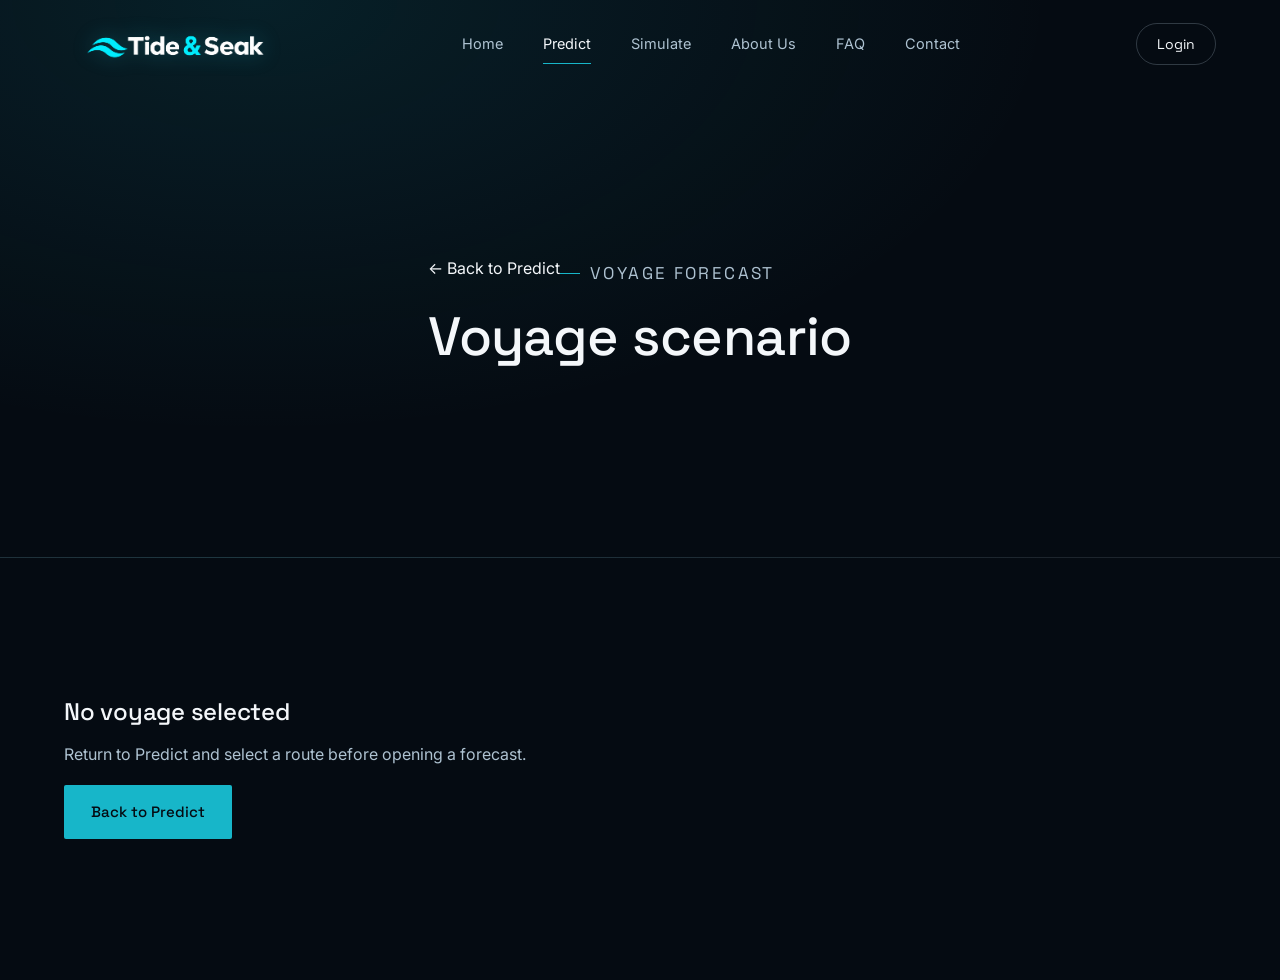
<file: voyage-forecast.html>
<!DOCTYPE html>
<html lang="en">
<head><meta charset="UTF-8"><meta name="viewport" content="width=device-width, initial-scale=1.0"><title>Voyage Forecast — Tide&Seak</title><link rel="preconnect" href="https://fonts.googleapis.com"><link rel="preconnect" href="https://fonts.gstatic.com" crossorigin><link href="https://fonts.googleapis.com/css2?family=Space+Grotesk:wght@500;600&family=Inter:wght@400;500;600&display=swap" rel="stylesheet"><link rel="stylesheet" href="css/style.css"></head>
<body data-page="predict">
<header class="nav"><div class="wrap nav-inner"><a href="index.html" class="nav-logo"><img src="assets/logo/thislogo.png" alt="Tide&Seak"></a><nav class="nav-links" aria-label="Primary"><a href="index.html">Home</a><a class="active" href="predict.html">Predict</a><a href="simulate.html">Simulate</a><a href="about.html">About Us</a><a href="faq.html">FAQ</a><a href="contact.html">Contact</a></nav><a href="login.html" class="login-btn">Login</a></div></header>
<main id="forecastPage" class="forecast-page"><section class="subpage-hero voyage-hero"><div class="wrap"><a href="predict.html" class="back-link">← Back to Predict</a><p class="eyebrow">Voyage forecast</p><h1 id="voyageTitle">Voyage scenario</h1><p id="voyageMeta"></p></div></section>
<section class="subpage-body"><div class="wrap"><div id="missingScenario" class="empty-state" hidden><h2>No voyage selected</h2><p>Return to Predict and select a route before opening a forecast.</p><a class="btn btn-primary" href="predict.html">Back to Predict</a></div><div id="forecastContent">
<div class="summary-grid"><article class="summary-card accent"><span>Predicted freight rate</span><strong id="fare"></strong><small>USD / tonne · route/cargo scenario estimate</small></article><article class="summary-card"><span>Estimated total freight</span><strong id="total"></strong><small id="totalMeta"></small></article><article class="summary-card"><span>Distance</span><strong id="distance"></strong><small>nautical miles</small></article><article class="summary-card"><span>Voyage duration</span><strong id="duration"></strong><small>one-way sailing time</small></article><article class="summary-card"><span>Estimated arrival</span><strong id="arrival"></strong><small>based on selected departure</small></article><article class="summary-card"><span>Return to India</span><strong id="returnDate"></strong><small>estimate at selected origin</small></article></div>
<div class="forecast-columns"><section class="panel"><div class="panel-head"><div><p class="eyebrow">Voyage timeline</p><h2>From departure to return</h2></div><a id="simulatorLink" class="btn btn-secondary" href="simulate.html">Open in Simulator →</a></div><ol class="timeline" id="timeline"></ol><p class="assumption-note">Assumptions: <span id="assumptions"></span>. Return voyage is an estimate; weather, congestion, draft restrictions and bunker availability are not modelled.</p></section>
<section class="panel chart-panel"><div class="panel-head"><div><p class="eyebrow">Pricing view</p><h2>Scenario trend</h2></div><span class="chart-label">Not a validated market forecast</span></div><p class="chart-intro">A transparent sensitivity view around the selected route/cargo estimate. It is not historical market data or a claim of future rates.</p><svg id="forecastChart" viewBox="0 0 640 280" role="img" aria-label="Scenario freight rate trend chart"></svg></section></div>
</div></div></section></main>
<script src="js/main.js"></script><script src="js/voyage.js"></script><script>
(function () {
  var scenario = TideVoyage.loadScenario(), content = document.getElementById('forecastContent');
  if (!scenario) { document.getElementById('missingScenario').hidden = false; content.hidden = true; return; }
  document.getElementById('voyageTitle').textContent = scenario.origin + ' → ' + scenario.destination;
  document.getElementById('voyageMeta').textContent = scenario.cargo + ' · ' + scenario.quantity.toLocaleString() + ' tonnes · Departure ' + TideVoyage.formatDate(new Date(scenario.startDate + 'T00:00:00'));
  document.getElementById('fare').textContent = '$' + scenario.fare.toFixed(2); document.getElementById('total').textContent = '$' + TideVoyage.formatMoney(scenario.totalFreight); document.getElementById('totalMeta').textContent = scenario.quantity.toLocaleString() + ' tonnes × base rate'; document.getElementById('distance').textContent = Math.round(scenario.distance).toLocaleString(); document.getElementById('duration').textContent = scenario.sailingDays.toFixed(1) + ' days'; document.getElementById('arrival').textContent = scenario.arrivalDate; document.getElementById('returnDate').textContent = scenario.returnDate;
  document.getElementById('assumptions').textContent = scenario.speed + ' knots; ' + scenario.loadingDays + ' days loading; ' + scenario.unloadingDays + ' days unloading/turnaround';
  document.getElementById('timeline').innerHTML = '<li><span>Departure</span><strong>' + TideVoyage.formatDate(new Date(scenario.startDate + 'T00:00:00')) + '</strong><small>Depart from ' + scenario.origin + '</small></li><li><span>Arrival</span><strong>' + scenario.arrivalDate + '</strong><small>Arrive at ' + scenario.destination + ' after ' + scenario.sailingDays.toFixed(1) + ' days sailing</small></li><li><span>Unloading / turnaround</span><strong>' + scenario.unloadingDays + ' days</strong><small>Port operations and cargo discharge</small></li><li><span>Return departure</span><strong>' + scenario.returnDepartureDate + '</strong><small>Estimated departure from ' + scenario.destination + '</small></li><li><span>Return to India (estimate)</span><strong>' + scenario.returnDate + '</strong><small>Arrive back at selected origin, ' + scenario.origin + '</small></li>';
  document.getElementById('simulatorLink').href = 'simulate.html';
  var chart = document.getElementById('forecastChart'), values = [0.96, 0.99, 1.03, 1.01, 1.06, 1.09, 1.07].map(function (factor) { return scenario.fare * factor; }), min = Math.min.apply(Math, values) - 2, max = Math.max.apply(Math, values) + 2, points = values.map(function (value, index) { return (40 + index * 93) + ',' + (235 - ((value - min) / (max - min)) * 190); }).join(' ');
  chart.innerHTML = '<line class="chart-axis" x1="40" y1="235" x2="610" y2="235"></line><line class="chart-axis" x1="40" y1="35" x2="40" y2="235"></line><polyline class="chart-line" points="' + points + '"></polyline>' + values.map(function (value, index) { return '<circle class="chart-point" cx="' + (40 + index * 93) + '" cy="' + (235 - ((value - min) / (max - min)) * 190) + '" r="5"><title>' + value.toFixed(2) + ' USD/tonne</title></circle>'; }).join('') + '<text x="42" y="25">USD / tonne</text><text x="500" y="265">7-day scenario window</text>';
}());
</script></body></html>
</file>
<file: css/style.css>
/* ==========================================================================
   Tide&Seak — Design System
   ========================================================================== */

:root {
  /* Color */
  --ink:        #050b12;
  --navy-900:   #0a1b29;
  --navy-800:   #0d2436;
  --navy-700:   #12293b;
  --navy-600:   #1a3a50;
  --hairline:   rgba(175, 194, 209, 0.14);
  --hairline-strong: rgba(175, 194, 209, 0.26);
  --teal:       #17b6c9;
  --teal-bright:#3dd6e8;
  --teal-dim:   #0e5f6b;
  --gold:       #c9973f;
  --fog:        #aec2d1;
  --fog-dim:    #7c93a3;
  --paper:      #f4f7fa;

  /* Type */
  --font-display: 'Space Grotesk', 'Inter', sans-serif;
  --font-body: 'Inter', sans-serif;

  /* Spacing / layout */
  --gutter: clamp(24px, 5vw, 96px);
  --section-pad: clamp(80px, 11vw, 160px);
  --radius-sm: 2px;
  --radius-md: 4px;
  --max-width: 1360px;

  --ease-out: cubic-bezier(0.16, 1, 0.3, 1);
  --dur-fast: 220ms;
  --dur-med: 480ms;
}

* { box-sizing: border-box; }

html {
  scroll-behavior: smooth;
  -webkit-font-smoothing: antialiased;
}

@media (prefers-reduced-motion: reduce) {
  html { scroll-behavior: auto; }
  *, *::before, *::after {
    animation-duration: 0.01ms !important;
    animation-iteration-count: 1 !important;
    transition-duration: 0.01ms !important;
    scroll-behavior: auto !important;
  }
}

body {
  margin: 0;
  background: var(--ink);
  color: var(--paper);
  font-family: var(--font-body);
  font-size: 16px;
  line-height: 1.6;
  overflow-x: hidden;
}

img { max-width: 100%; display: block; }
a { color: inherit; text-decoration: none; }
button { font-family: inherit; cursor: pointer; }
ul { list-style: none; margin: 0; padding: 0; }

.wrap {
  max-width: var(--max-width);
  margin: 0 auto;
  padding-left: var(--gutter);
  padding-right: var(--gutter);
}

section { position: relative; }

/* Focus states */
a:focus-visible,
button:focus-visible,
.faq-question:focus-visible {
  outline: 2px solid var(--teal-bright);
  outline-offset: 3px;
  border-radius: var(--radius-sm);
}

/* ---- Typography ---- */

h1, h2, h3, h4 {
  font-family: var(--font-display);
  font-weight: 500;
  line-height: 1.12;
  margin: 0;
  letter-spacing: -0.01em;
}

.eyebrow {
  display: inline-flex;
  align-items: center;
  gap: 10px;
  font-family: var(--font-display);
  font-size: 12.5px;
  letter-spacing: 0.14em;
  text-transform: uppercase;
  color: var(--teal);
  margin: 0 0 20px;
}

.eyebrow::before {
  content: '';
  width: 20px;
  height: 1px;
  background: var(--teal);
}

.section-head {
  max-width: 640px;
  margin-bottom: 56px;
}

.section-head h2 {
  font-size: clamp(28px, 3.4vw, 44px);
  color: var(--paper);
}

.section-head p {
  margin-top: 18px;
  font-size: 17px;
  color: var(--fog);
  max-width: 52ch;
}

.mono-num {
  font-family: var(--font-display);
  font-variant-numeric: tabular-nums;
}

/* ---- Buttons ---- */

.btn {
  display: inline-flex;
  align-items: center;
  gap: 10px;
  font-family: var(--font-display);
  font-size: 15px;
  font-weight: 500;
  padding: 14px 26px;
  border-radius: var(--radius-sm);
  border: 1px solid transparent;
  transition: transform var(--dur-fast) var(--ease-out),
              background var(--dur-fast) var(--ease-out),
              border-color var(--dur-fast) var(--ease-out),
              color var(--dur-fast) var(--ease-out);
  white-space: nowrap;
}

.btn .arrow { transition: transform var(--dur-fast) var(--ease-out); }
.btn:hover .arrow { transform: translateX(4px); }
.btn:active { transform: translateY(1px); }

.btn-primary {
  background: var(--teal);
  color: var(--ink);
}
.btn-primary:hover { background: var(--teal-bright); }

.btn-secondary {
  background: transparent;
  border-color: rgba(244, 247, 250, 0.32);
  color: var(--paper);
}
.btn-secondary:hover {
  border-color: var(--teal);
  color: var(--teal-bright);
}

.btn-ghost {
  color: var(--teal);
  font-family: var(--font-display);
  font-size: 14.5px;
  gap: 8px;
}
.btn-ghost .arrow { transition: transform var(--dur-fast) var(--ease-out); }
.btn-ghost:hover .arrow { transform: translateX(4px); }
.btn-ghost:hover { color: var(--teal-bright); }

/* ==========================================================================
   Navbar
   ========================================================================== */

.nav {
  position: fixed;
  top: -15px;
  left: 0;
  right: 0;
  z-index: 100;
  padding: 22px 0;
  border-bottom: 1px solid transparent;
  transition: background var(--dur-med) var(--ease-out),
              border-color var(--dur-med) var(--ease-out),
              padding var(--dur-med) var(--ease-out);
}

.nav.is-scrolled {
  background: rgba(5, 11, 18, 0.82);
  backdrop-filter: blur(14px);
  -webkit-backdrop-filter: blur(14px);
  border-bottom-color: var(--hairline);
  padding: 14px 0;
}

.nav-inner {
  display: flex;
  align-items: center;
  justify-content: space-between;
  gap: 24px;
}

.nav-logo { display: flex; align-items: center; }
.nav-logo img {
  height: 74px;
  width: auto;
  filter: saturate(1.5) contrast(1.18) brightness(1.16) drop-shadow(0 0 10px rgba(23, 182, 201, 0.3));
  transition:
    filter var(--dur-fast) var(--ease-out),
    transform var(--dur-fast) var(--ease-out);
}
.nav-logo:hover img {
  filter: saturate(1.75) contrast(1.2) brightness(1.24) drop-shadow(0 0 16px rgba(61, 214, 232, 0.55));
  transform: translateY(-1px) rotate(-2deg);
}
.nav.is-scrolled .nav-logo img {
  height: 62px;
}
.nav-links {
  display: flex;
  align-items: center;
  gap: 40px;
}

.nav-links a {
  position: relative;
  font-size: 14.5px;
  color: var(--fog);
  padding: 6px 0;
  transition: color var(--dur-fast) var(--ease-out);
}

.nav-links a::after {
  content: '';
  position: absolute;
  left: 0;
  bottom: -2px;
  width: 100%;
  height: 1px;
  background: var(--teal);
  transform: scaleX(0);
  transform-origin: left;
  transition: transform var(--dur-fast) var(--ease-out);
}

.nav-links a:hover { color: var(--paper); }
.nav-links a:hover::after { transform: scaleX(1); }
.nav-links a.active { color: var(--paper); }
.nav-links a.active::after { transform: scaleX(1); }

.nav-cta {
  display: flex;
  align-items: center;
  gap: 18px;
}

.login-btn {
  display: inline-flex;
  align-items: center;
  gap: 8px;
  font-size: 14px;
  font-family: var(--font-display);
  padding: 9px 20px;
  border: 1px solid var(--hairline-strong);
  border-radius: 999px;
  transition: border-color var(--dur-fast) var(--ease-out), background var(--dur-fast) var(--ease-out);
}
.login-btn:hover { border-color: var(--teal); background: rgba(23, 182, 201, 0.08); }

.nav-toggle {
  display: none;
  background: none;
  border: none;
  width: 32px;
  height: 22px;
  position: relative;
  padding: 0;
}
.nav-toggle span {
  position: absolute;
  left: 0;
  width: 100%;
  height: 1.5px;
  background: var(--paper);
  transition: transform var(--dur-fast) var(--ease-out), opacity var(--dur-fast) var(--ease-out), top var(--dur-fast) var(--ease-out);
}
.nav-toggle span:nth-child(1) { top: 0; }
.nav-toggle span:nth-child(2) { top: 10px; }
.nav-toggle span:nth-child(3) { top: 20px; }

.nav-toggle.is-open span:nth-child(1) { top: 10px; transform: rotate(45deg); }
.nav-toggle.is-open span:nth-child(2) { opacity: 0; }
.nav-toggle.is-open span:nth-child(3) { top: 10px; transform: rotate(-45deg); }

.mobile-drawer {
  position: fixed;
  inset: 0;
  z-index: 90;
  background: var(--ink);
  display: flex;
  flex-direction: column;
  justify-content: center;
  padding: 0 var(--gutter);
  transform: translateY(-100%);
  transition: transform var(--dur-med) var(--ease-out);
}
.mobile-drawer.is-open { transform: translateY(0); }

.mobile-drawer ul { display: flex; flex-direction: column; gap: 8px; }
.mobile-drawer a {
  font-family: var(--font-display);
  font-size: 30px;
  padding: 12px 0;
  border-bottom: 1px solid var(--hairline);
  display: block;
}
.mobile-drawer .mobile-login {
  margin-top: 32px;
  align-self: flex-start;
}

/* ==========================================================================
   Hero
   ========================================================================== */

.hero {
  position: relative;
  min-height: 100vh;
  display: flex;
  align-items: center;
  overflow: visible;
  background: var(--ink);
}

.hero-bg {
  position: absolute;
  inset: 0;
  z-index: 0;
}
.hero-bg img {
  width: 100%;
  height: 100%;
  object-fit: cover;
  object-position: center 40%;
  transform: scale(1.08);
  will-change: transform;
}
.hero-bg::after {
  content: '';
  position: absolute;
  inset: 0;
  background:
    linear-gradient(180deg, rgba(5,11,18,0.55) 0%, rgba(5,11,18,0.35) 32%, rgba(5,11,18,0.72) 78%, var(--ink) 100%),
    linear-gradient(90deg, rgba(5,11,18,0.92) 0%, rgba(5,11,18,0.35) 46%, rgba(5,11,18,0.15) 70%);
}
.hero-bg::before {
  content: '';
  position: absolute;
  inset: 0;
  z-index: 1;
  box-shadow: inset 0 0 180px 40px rgba(0,0,0,0.65);
}

.hero-inner {
  position: relative;
  z-index: 3;
  width: 100%;
  padding-top: 90px;
  display: grid;
  grid-template-columns: minmax(0, 1fr) minmax(360px, 0.82fr);
  align-items: center;
  gap: clamp(20px, 4vw, 72px);
}

.hero-content { max-width: 660px; }

.hero-content .eyebrow {
  opacity: 0;
  animation: hero-in var(--dur-med) var(--ease-out) 0.15s forwards;
}

.hero-content h1 {
  font-size: clamp(38px, 5.4vw, 68px);
  color: var(--paper);
  opacity: 0;
  animation: hero-in var(--dur-med) var(--ease-out) 0.32s forwards;
}
.hero-content h1 .accent-line { color: var(--teal-bright); display: block; }

.hero-content .lede {
  margin-top: 24px;
  font-size: 17.5px;
  color: var(--fog);
  max-width: 46ch;
  opacity: 0;
  animation: hero-in var(--dur-med) var(--ease-out) 0.48s forwards;
}

.hero-ctas {
  display: flex;
  gap: 16px;
  margin-top: 40px;
  flex-wrap: wrap;
  opacity: 0;
  animation: hero-in var(--dur-med) var(--ease-out) 0.62s forwards;
}

.hero-facets {
  display: flex;
  gap: 34px;
  margin-top: 56px;
  flex-wrap: wrap;
  opacity: 0;
  animation: hero-in var(--dur-med) var(--ease-out) 0.76s forwards;
}
.hero-facet {
  display: flex;
  align-items: flex-start;
  gap: 10px;
  max-width: 150px;
}
.hero-facet svg { flex-shrink: 0; margin-top: 2px; color: var(--teal); }
.hero-facet span { font-size: 13px; color: var(--fog-dim); line-height: 1.4; }

@keyframes hero-in {
  from { opacity: 0; transform: translateY(16px); }
  to { opacity: 1; transform: translateY(0); }
}

/* Globe route model */
.globe-sim {
  position: relative;
  justify-self: end;
  width: min(100%, 560px);
  aspect-ratio: 1;
  opacity: 0;
  transform: translateY(-10px) scale(0.96);
  animation: globe-in 900ms var(--ease-out) 0.28s forwards;
  overflow: visible;

}
.globe-hud {
  position: absolute;
  top: 7%;
  left: 7%;
  z-index: 2;
  display: flex;
  align-items: center;
  gap: 9px;
  color: var(--fog);
  font: 11px var(--font-display);
  letter-spacing: 0.16em;
}
.globe-pulse {
  width: 7px;
  height: 7px;
  border-radius: 50%;
  background: var(--gold);
  box-shadow: 0 0 0 5px rgba(201, 151, 63, 0.14);
  animation: globe-pulse 1.8s ease-in-out infinite;
}
.globe-canvas {
  width: 100%;
  height: 100%;
  overflow: visible;
  cursor: grab;
  touch-action: none;
  user-select: none;
  position: relative;
}
.globe-canvas canvas { display: block; width: 100%; height: 100%; cursor: grab; }
.globe-canvas canvas:active { cursor: grabbing; }
.globe-label-layer { position: absolute; inset: 0; z-index: 3; pointer-events: none; }
.globe-point-label {
  position: absolute;
  padding: 5px 8px 5px 16px;
  border: 0;
  background: transparent;
  color: rgba(244, 247, 250, 0.86);
  font: 10px var(--font-display);
  letter-spacing: 0.08em;
  text-transform: uppercase;
  white-space: nowrap;
  transform: translate(-50%, -50%);
  pointer-events: auto;
  opacity: 0;
  transition: color var(--dur-fast) var(--ease-out), opacity var(--dur-fast) var(--ease-out);
}
.globe-point-label::before {
  content: '';
  position: absolute;
  top: 50%;
  left: 4px;
  width: 6px;
  height: 6px;
  border-radius: 50%;
  background: var(--gold);
  box-shadow: 0 0 0 4px rgba(201, 151, 63, 0.18);
  transform: translateY(-50%);
}
.globe-point-label.is-target::before { background: var(--teal-bright); box-shadow: 0 0 0 4px rgba(61, 214, 232, 0.18); }
.globe-point-label:hover, .globe-point-label:focus-visible { color: var(--paper); }
.globe-tooltip {
  position: absolute;
  display: none;
  padding: 8px 10px;
  border: 1px solid var(--hairline-strong);
  background: rgba(5, 11, 18, 0.92);
  color: var(--paper);
  font: 11px var(--font-display);
  letter-spacing: 0.04em;
  white-space: nowrap;
  pointer-events: none;
  transform: translate(10px, -115%);
  box-shadow: 0 8px 24px rgba(0, 0, 0, 0.24);
}
.globe-tooltip.is-visible { display: block; }
.globe-readout { position: absolute; right: 16%; bottom: -4%; display: flex; align-items: baseline; gap: 7px; color: var(--fog-dim); font-size: 10px; letter-spacing: 0.06em; text-transform: uppercase; }
.globe-readout strong { color: var(--paper); font: 600 17px var(--font-display); }
.globe-readout i { width: 1px; height: 17px; margin: 0 7px; background: var(--hairline-strong); }
@keyframes globe-in { to { opacity: 1; transform: translateY(-60px) scale(1); } }
@keyframes globe-pulse { 50% { box-shadow: 0 0 0 9px rgba(201, 151, 63, 0); } }

.scroll-cue {
  position: absolute;
  bottom: 34px;
  left: 50%;
  transform: translateX(-50%);
  z-index: 3;
  display: flex;
  flex-direction: column;
  align-items: center;
  gap: 10px;
  font-family: var(--font-display);
  font-size: 10.5px;
  letter-spacing: 0.18em;
  color: var(--fog-dim);
  text-transform: uppercase;
}
.scroll-cue .line {
  width: 1px;
  height: 30px;
  background: linear-gradient(180deg, var(--teal), transparent);
  animation: scroll-pulse 1.8s ease-in-out infinite;
}
@keyframes scroll-pulse {
  0% { opacity: 0.2; transform: scaleY(0.4); transform-origin: top; }
  50% { opacity: 1; transform: scaleY(1); transform-origin: top; }
  100% { opacity: 0.2; transform: scaleY(0.4); transform-origin: top; }
}

/* ==========================================================================
   Reveal-on-scroll
   ========================================================================== */

.reveal {
  opacity: 0;
  transform: translateY(28px);
  transition: opacity 0.9s var(--ease-out), transform 0.9s var(--ease-out);
}
.reveal.is-visible { opacity: 1; transform: translateY(0); }
.reveal-stagger > * {
  opacity: 0;
  transform: translateY(24px);
  transition: opacity 0.7s var(--ease-out), transform 0.7s var(--ease-out);
}
.reveal-stagger.is-visible > * { opacity: 1; transform: translateY(0); }
.reveal-stagger.is-visible > *:nth-child(1) { transition-delay: 0.02s; }
.reveal-stagger.is-visible > *:nth-child(2) { transition-delay: 0.12s; }
.reveal-stagger.is-visible > *:nth-child(3) { transition-delay: 0.22s; }
.reveal-stagger.is-visible > *:nth-child(4) { transition-delay: 0.32s; }
.reveal-stagger.is-visible > *:nth-child(5) { transition-delay: 0.42s; }

/* ==========================================================================
   Problem section
   ========================================================================== */

.problem {
  background: var(--navy-900);
  padding: var(--section-pad) 0;
  border-top: 1px solid var(--hairline);
}

.problem-grid {
  display: grid;
  grid-template-columns: 1.05fr 1fr;
  gap: 72px;
  align-items: center;
}

.problem-copy blockquote {
  margin: 28px 0 0;
  padding-left: 22px;
  border-left: 2px solid var(--teal-dim);
  color: var(--fog);
  font-size: 15.5px;
  line-height: 1.7;
  max-width: 48ch;
}

.factor-diagram {
  position: relative;
  display: grid;
  grid-template-columns: 1fr auto 1fr;
  align-items: center;
  gap: 8px;
}

.factor-list {
  display: flex;
  flex-direction: column;
  gap: 10px;
}

.factor-item {
  display: flex;
  align-items: center;
  gap: 12px;
  padding: 13px 16px;
  background: var(--navy-800);
  border: 1px solid var(--hairline);
  border-radius: var(--radius-md);
  font-size: 13.5px;
  color: var(--fog);
  position: relative;
}
.factor-item svg { color: var(--teal); flex-shrink: 0; }

.factor-lines {
  height: 100%;
  min-height: 220px;
}

.decision-box {
  display: flex;
  flex-direction: column;
  align-items: center;
  justify-content: center;
  gap: 10px;
  text-align: center;
  background: linear-gradient(180deg, rgba(23,182,201,0.14), rgba(23,182,201,0.02));
  border: 1px solid rgba(23, 182, 201, 0.4);
  border-radius: var(--radius-md);
  padding: 30px 18px;
}
.decision-box svg { color: var(--teal-bright); }
.decision-box strong {
  font-family: var(--font-display);
  font-size: 15px;
  letter-spacing: 0.03em;
  color: var(--paper);
}

/* ==========================================================================
   Solution / capability showcase
   ========================================================================== */

.solution {
  padding: var(--section-pad) 0;
  background: var(--ink);
}

.capability {
  display: grid;
  grid-template-columns: 1fr 1fr;
  gap: 64px;
  align-items: center;
  padding: 64px 0;
  border-top: 1px solid var(--hairline);
}
.capability:last-child { padding-bottom: 0; }

.capability:nth-child(even) .capability-copy { order: 2; }
.capability:nth-child(even) .capability-viz { order: 1; }

.capability-tag {
  font-family: var(--font-display);
  font-size: 12.5px;
  letter-spacing: 0.1em;
  text-transform: uppercase;
  color: var(--teal);
}

.capability-copy h3 {
  font-size: clamp(24px, 2.6vw, 32px);
  color: var(--paper);
  margin: 14px 0 4px;
}

.capability-copy .lead {
  font-family: var(--font-display);
  color: var(--fog);
  font-size: 16px;
  margin-bottom: 14px;
}

.capability-copy p {
  color: var(--fog-dim);
  font-size: 15px;
  max-width: 44ch;
}

.capability-viz {
  background: var(--navy-800);
  border: 1px solid var(--hairline);
  border-radius: var(--radius-md);
  padding: 28px;
  min-height: 240px;
  display: flex;
  align-items: center;
  justify-content: center;
}

/* mini freight curve (predict) */
.mini-chart { width: 100%; height: auto; }
.mini-chart .grid-line { stroke: var(--hairline); stroke-width: 1; }
.mini-chart .curve-hist { stroke: var(--fog-dim); }
.mini-chart .curve-fore {
  stroke: var(--teal-bright);
  stroke-dasharray: 340;
  stroke-dashoffset: 340;
  animation: draw-line 2.2s var(--ease-out) forwards;
  animation-play-state: paused;
}
.is-visible .curve-fore { animation-play-state: running; }
@keyframes draw-line { to { stroke-dashoffset: 0; } }

/* simulate comparison */
.sim-compare { width: 100%; display: flex; flex-direction: column; gap: 18px; }
.sim-row { display: flex; align-items: center; gap: 16px; }
.sim-label { width: 92px; font-size: 12.5px; color: var(--fog-dim); font-family: var(--font-display); flex-shrink: 0;}
.sim-bar-track { flex: 1; height: 8px; background: var(--navy-700); border-radius: 4px; overflow: hidden; }
.sim-bar-fill { height: 100%; border-radius: 4px; width: 0; transition: width 1.4s var(--ease-out); }
.is-visible .sim-bar-fill { width: var(--fill); }
.sim-bar-fill.now { background: var(--teal); }
.sim-bar-fill.wait { background: var(--gold); }
.sim-value { font-family: var(--font-display); font-size: 13px; color: var(--paper); width: 54px; text-align: right; }

/* optimize vessel match */
.vessel-match { width: 100%; display: flex; flex-direction: column; gap: 12px; }
.vessel-row {
  display: flex;
  align-items: center;
  justify-content: space-between;
  padding: 12px 16px;
  border: 1px solid var(--hairline);
  border-radius: var(--radius-md);
  font-size: 13.5px;
}
.vessel-row .name { font-family: var(--font-display); color: var(--paper); }
.status-ok { color: var(--teal-bright); }
.status-warn { color: var(--gold); }

/* ==========================================================================
   How it works
   ========================================================================== */

.hiw {
  padding: var(--section-pad) 0;
  background: var(--navy-900);
  border-top: 1px solid var(--hairline);
}

.flow {
  display: flex;
  flex-direction: column;
  max-width: 620px;
  margin: 0 auto;
}

.flow-step {
  display: grid;
  grid-template-columns: 44px 1fr;
  gap: 22px;
}

.flow-marker {
  display: flex;
  flex-direction: column;
  align-items: center;
}
.flow-node {
  width: 44px;
  height: 44px;
  border-radius: 50%;
  border: 1px solid var(--hairline-strong);
  display: flex;
  align-items: center;
  justify-content: center;
  font-family: var(--font-display);
  font-size: 13px;
  color: var(--fog);
  background: var(--navy-800);
  flex-shrink: 0;
  transition: border-color 0.5s var(--ease-out), color 0.5s var(--ease-out), box-shadow 0.5s var(--ease-out);
}
.flow-step.is-visible .flow-node {
  border-color: var(--teal);
  color: var(--teal-bright);
  box-shadow: 0 0 22px rgba(23, 182, 201, 0.35);
}
.flow-line {
  width: 1px;
  flex: 1;
  background: var(--hairline-strong);
  min-height: 46px;
  position: relative;
  overflow: hidden;
}
.flow-line::after {
  content: '';
  position: absolute;
  top: 0; left: 0; right: 0;
  height: 100%;
  background: var(--teal);
  transform: scaleY(0);
  transform-origin: top;
  transition: transform 0.6s var(--ease-out);
}
.flow-step.is-visible + .flow-step .flow-line::after,
.flow-step.is-visible .flow-line::after { transform: scaleY(1); }

.flow-body { padding-bottom: 42px; }
.flow-body h4 {
  font-size: 17px;
  color: var(--paper);
  margin-bottom: 6px;
}
.flow-body.final h4 { color: var(--teal-bright); }
.flow-body p { color: var(--fog-dim); font-size: 14.5px; max-width: 44ch; }

/* ==========================================================================
   Global trade map
   ========================================================================== */

.trade {
  padding: var(--section-pad) 0;
  background: var(--ink);
  overflow: hidden;
}

.trade-map-wrap {
  position: relative;
  margin-top: 24px;
  border: 1px solid var(--hairline);
  border-radius: var(--radius-md);
  background: radial-gradient(ellipse at 30% 30%, rgba(23,182,201,0.08), transparent 60%), var(--navy-900);
  padding: 30px clamp(12px, 3vw, 40px);
}

.trade-map { width: 100%; height: auto; display: block; }
.trade-route {
  fill: none;
  stroke: var(--teal);
  stroke-width: 1.1;
  opacity: 0.55;
  stroke-dasharray: 6 5;
  animation: dash-flow 3.4s linear infinite;
}
@keyframes dash-flow { to { stroke-dashoffset: -220; } }

.trade-note {
  margin-top: 22px;
  font-size: 12.5px;
  color: var(--fog-dim);
  max-width: 60ch;
}

/* ==========================================================================
   Port intelligence
   ========================================================================== */

.ports {
  padding: var(--section-pad) 0;
  background: var(--navy-900);
  border-top: 1px solid var(--hairline);
}

.ports-grid {
  display: grid;
  grid-template-columns: 1fr 1.15fr;
  gap: 64px;
  align-items: center;
}

.constraint-list {
  display: grid;
  grid-template-columns: 1fr 1fr;
  gap: 14px;
  margin-top: 28px;
}
.constraint-item {
  font-size: 13px;
  color: var(--fog-dim);
  padding-left: 14px;
  border-left: 1px solid var(--hairline-strong);
}
.constraint-item strong { display: block; color: var(--fog); font-size: 13.5px; font-weight: 500; }

.port-panel {
  background: var(--navy-800);
  border: 1px solid var(--hairline);
  border-radius: var(--radius-md);
  overflow: hidden;
}
.port-panel-head {
  display: flex;
  justify-content: space-between;
  align-items: center;
  padding: 18px 22px;
  border-bottom: 1px solid var(--hairline);
}
.port-panel-head h4 {
  font-size: 16px;
  color: var(--paper);
}
.port-panel-head span {
  font-family: var(--font-display);
  font-size: 11px;
  letter-spacing: 0.08em;
  color: var(--fog-dim);
  text-transform: uppercase;
}
.port-panel-body { padding: 22px; display: flex; flex-direction: column; gap: 16px; }
.port-metric { display: flex; align-items: center; justify-content: space-between; }
.port-metric-label { font-size: 13.5px; color: var(--fog); }
.port-metric-bar { width: 44%; height: 5px; background: var(--navy-700); border-radius: 4px; overflow: hidden; }
.port-metric-fill { height: 100%; background: var(--teal); border-radius: 4px; }

.vessel-compat { display: flex; gap: 10px; padding-top: 4px; flex-wrap: wrap; }
.compat-chip {
  font-family: var(--font-display);
  font-size: 12px;
  padding: 7px 13px;
  border-radius: 999px;
  border: 1px solid var(--hairline-strong);
  display: flex;
  align-items: center;
  gap: 6px;
}
.compat-chip.ok { color: var(--teal-bright); border-color: rgba(23,182,201,0.45); }
.compat-chip.warn { color: var(--gold); border-color: rgba(201,151,63,0.45); }

.disclaimer-note {
  font-size: 12px;
  color: var(--fog-dim);
  margin-top: 18px;
  font-style: italic;
}

/* ==========================================================================
   Product preview
   ========================================================================== */

.preview {
  padding: var(--section-pad) 0;
  background: var(--ink);
}

.preview-panel {
  display: grid;
  grid-template-columns: 1fr 1fr;
  border: 1px solid var(--hairline);
  border-radius: var(--radius-md);
  overflow: hidden;
}

.preview-input, .preview-output {
  padding: 36px clamp(20px, 3vw, 42px);
}

.preview-input {
  background: var(--navy-800);
  border-right: 1px solid var(--hairline);
}
.preview-output {
  background: linear-gradient(160deg, rgba(23,182,201,0.1), transparent 60%), var(--navy-900);
}

.preview-panel h5 {
  font-family: var(--font-display);
  font-size: 12px;
  letter-spacing: 0.1em;
  text-transform: uppercase;
  color: var(--fog-dim);
  margin-bottom: 24px;
}

.preview-field {
  display: flex;
  justify-content: space-between;
  padding: 14px 0;
  border-bottom: 1px solid var(--hairline);
  font-size: 14px;
}
.preview-field:last-child { border-bottom: none; }
.preview-field span:first-child { color: var(--fog-dim); }
.preview-field span:last-child { color: var(--paper); font-family: var(--font-display); }

.preview-result {
  display: flex;
  justify-content: space-between;
  align-items: baseline;
  padding: 14px 0;
  border-bottom: 1px solid var(--hairline);
}
.preview-result:last-child { border-bottom: none; }
.preview-result .r-label { font-size: 13px; color: var(--fog-dim); }
.preview-result .r-value {
  font-family: var(--font-display);
  font-size: 15px;
}
.r-value.good { color: var(--teal-bright); }

.preview-flag {
  margin-top: 22px;
  font-size: 11.5px;
  color: var(--fog-dim);
  display: inline-flex;
  align-items: center;
  gap: 8px;
}
.preview-flag::before {
  content: '';
  width: 6px; height: 6px; border-radius: 50%;
  background: var(--fog-dim);
}

/* ==========================================================================
   Trust / impact
   ========================================================================== */

.impact {
  padding: var(--section-pad) 0;
  background: var(--navy-900);
  border-top: 1px solid var(--hairline);
  position: relative;
}
.impact-bg {
  position: absolute;
  inset: 0;
  z-index: 0;
}
.impact-bg img { width: 100%; height: 100%; object-fit: cover; opacity: 0.16; }
.impact-bg::after {
  content: '';
  position: absolute;
  inset: 0;
  background: linear-gradient(180deg, var(--navy-900) 0%, rgba(10,27,41,0.85) 40%, var(--navy-900) 100%);
}

.impact-inner { position: relative; z-index: 1; }

.impact-grid {
  display: grid;
  grid-template-columns: repeat(4, 1fr);
  gap: 1px;
  background: var(--hairline);
  border: 1px solid var(--hairline);
  margin-top: 40px;
}
.impact-item {
  background: var(--navy-900);
  padding: 30px 24px;
}
.impact-item svg { color: var(--teal); margin-bottom: 16px; }
.impact-item strong {
  display: block;
  font-family: var(--font-display);
  font-size: 16px;
  color: var(--paper);
  margin-bottom: 6px;
}
.impact-item p { font-size: 13px; color: var(--fog-dim); margin: 0; }

/* ==========================================================================
   Final CTA
   ========================================================================== */

.final-cta {
  position: relative;
  padding: clamp(90px, 14vw, 170px) 0;
  text-align: center;
  overflow: hidden;
}
.final-cta-bg { position: absolute; inset: 0; z-index: 0; }
.final-cta-bg img { width: 100%; height: 100%; object-fit: cover; filter: grayscale(35%); }
.final-cta-bg::after {
  content: '';
  position: absolute;
  inset: 0;
  background: linear-gradient(180deg, var(--ink) 0%, rgba(5,11,18,0.72) 40%, rgba(5,11,18,0.88) 100%);
}
.final-cta-inner { position: relative; z-index: 1; max-width: 760px; margin: 0 auto; }
.final-cta h2 {
  font-size: clamp(30px, 4.4vw, 52px);
  color: var(--paper);
}
.final-cta p { color: var(--fog); margin-top: 20px; font-size: 17px; }
.final-cta .hero-ctas { justify-content: center; margin-top: 40px; }

/* ==========================================================================
   FAQ
   ========================================================================== */

.faq {
  padding: var(--section-pad) 0;
  background: var(--navy-900);
  border-top: 1px solid var(--hairline);
}

.faq-list { max-width: 780px; }

.faq-item { border-bottom: 1px solid var(--hairline); }

.faq-question {
  width: 100%;
  background: none;
  border: none;
  color: var(--paper);
  display: flex;
  align-items: center;
  justify-content: space-between;
  gap: 20px;
  padding: 24px 0;
  text-align: left;
  font-family: var(--font-display);
  font-size: 16.5px;
}

.faq-icon {
  position: relative;
  width: 18px;
  height: 18px;
  flex-shrink: 0;
}
.faq-icon::before, .faq-icon::after {
  content: '';
  position: absolute;
  background: var(--teal);
  transition: transform var(--dur-fast) var(--ease-out);
}
.faq-icon::before { top: 50%; left: 0; width: 100%; height: 1.5px; transform: translateY(-50%); }
.faq-icon::after { left: 50%; top: 0; height: 100%; width: 1.5px; transform: translateX(-50%); }
.faq-item.is-open .faq-icon::after { transform: translateX(-50%) rotate(90deg); opacity: 0; }

.faq-answer {
  max-height: 0;
  overflow: hidden;
  transition: max-height 0.4s var(--ease-out);
}
.faq-answer-inner {
  padding-bottom: 24px;
  color: var(--fog);
  font-size: 14.5px;
  max-width: 65ch;
  line-height: 1.7;
}

/* ==========================================================================
   Footer
   ========================================================================== */

.site-footer {
  background: var(--ink);
  border-top: 1px solid var(--hairline);
  padding: 72px 0 28px;
}

.footer-top {
  display: grid;
  grid-template-columns: 1.4fr 1fr 1fr 1fr;
  gap: 48px;
  padding-bottom: 56px;
}

.footer-brand svg { height: 28px; width: auto; margin-bottom: 18px; }
.footer-brand p { color: var(--fog-dim); font-size: 13.5px; max-width: 30ch; }

.footer-col h6 {
  font-family: var(--font-display);
  font-size: 12px;
  letter-spacing: 0.08em;
  text-transform: uppercase;
  color: var(--fog-dim);
  margin-bottom: 18px;
}
.footer-col ul { display: flex; flex-direction: column; gap: 12px; }
.footer-col a { font-size: 14px; color: var(--fog); transition: color var(--dur-fast); }
.footer-col a:hover { color: var(--teal-bright); }

.footer-bottom {
  display: flex;
  justify-content: space-between;
  align-items: center;
  padding-top: 28px;
  border-top: 1px solid var(--hairline);
  font-size: 12.5px;
  color: var(--fog-dim);
  flex-wrap: wrap;
  gap: 16px;
}
.footer-social { display: flex; gap: 16px; }
.footer-social a { color: var(--fog-dim); transition: color var(--dur-fast); }
.footer-social a:hover { color: var(--teal); }

/* ==========================================================================
   Simple sub-page shell (predict/simulate/about/faq/contact/login stubs)
   ========================================================================== */

.subpage-hero {
  min-height: 62vh;
  display: flex;
  align-items: center;
  padding: 160px 0 90px;
  background: radial-gradient(ellipse at 20% 0%, rgba(23,182,201,0.12), transparent 55%), var(--ink);
  border-bottom: 1px solid var(--hairline);
}
.subpage-hero h1 { font-size: clamp(32px, 5vw, 54px); max-width: 720px; }
.subpage-hero p { color: var(--fog); font-size: 17px; margin-top: 20px; max-width: 56ch; }
.subpage-body { padding: var(--section-pad) 0; }
.subpage-body p { color: var(--fog); max-width: 62ch; margin-bottom: 18px; }

.field-group { display: flex; flex-direction: column; gap: 20px; max-width: 460px; margin-top: 32px; }
.field-group label { font-size: 13px; color: var(--fog-dim); display: block; margin-bottom: 8px; }
.field-group input {
  width: 100%;
  background: var(--navy-800);
  border: 1px solid var(--hairline-strong);
  color: var(--paper);
  padding: 13px 16px;
  border-radius: var(--radius-sm);
  font-family: var(--font-body);
  font-size: 14.5px;
  transition: border-color var(--dur-fast);
}
.field-group input:focus { outline: none; border-color: var(--teal); }

/* ==========================================================================
   Responsive
   ========================================================================== */

@media (max-width: 1024px) {
  .nav-links { display: none; }
  .nav-toggle { display: block; }
  .problem-grid, .ports-grid { grid-template-columns: 1fr; gap: 48px; }
  .capability, .capability:nth-child(even) .capability-copy, .capability:nth-child(even) .capability-viz {
    order: initial;
  }
  .capability { grid-template-columns: 1fr; gap: 32px; }
  .preview-panel { grid-template-columns: 1fr; }
  .preview-input { border-right: none; border-bottom: 1px solid var(--hairline); }
  .impact-grid { grid-template-columns: repeat(2, 1fr); }
  .footer-top { grid-template-columns: 1fr 1fr; gap: 40px; }
  .hero-facets { display: none; }
  .hero-inner { grid-template-columns: 1fr; }
  .globe-sim { width: min(74vw, 460px); justify-self: center; margin-top: -32px; }
}

@media (max-width: 640px) {
  .factor-diagram { grid-template-columns: 1fr; }
  .factor-lines { display: none; }
  .constraint-list { grid-template-columns: 1fr; }
  .impact-grid { grid-template-columns: 1fr; }
  .footer-top { grid-template-columns: 1fr; gap: 36px; }
  .footer-bottom { flex-direction: column; align-items: flex-start; }
  .decision-box { margin: 8px 0; }
  .globe-sim { width: min(100%, 390px); margin-top: -24px; }
  .globe-hud { top: 5%; left: 4%; font-size: 9px; }
  .globe-readout { right: 3%; bottom: 6%; transform: scale(0.88); transform-origin: right bottom; }
}
</file>
